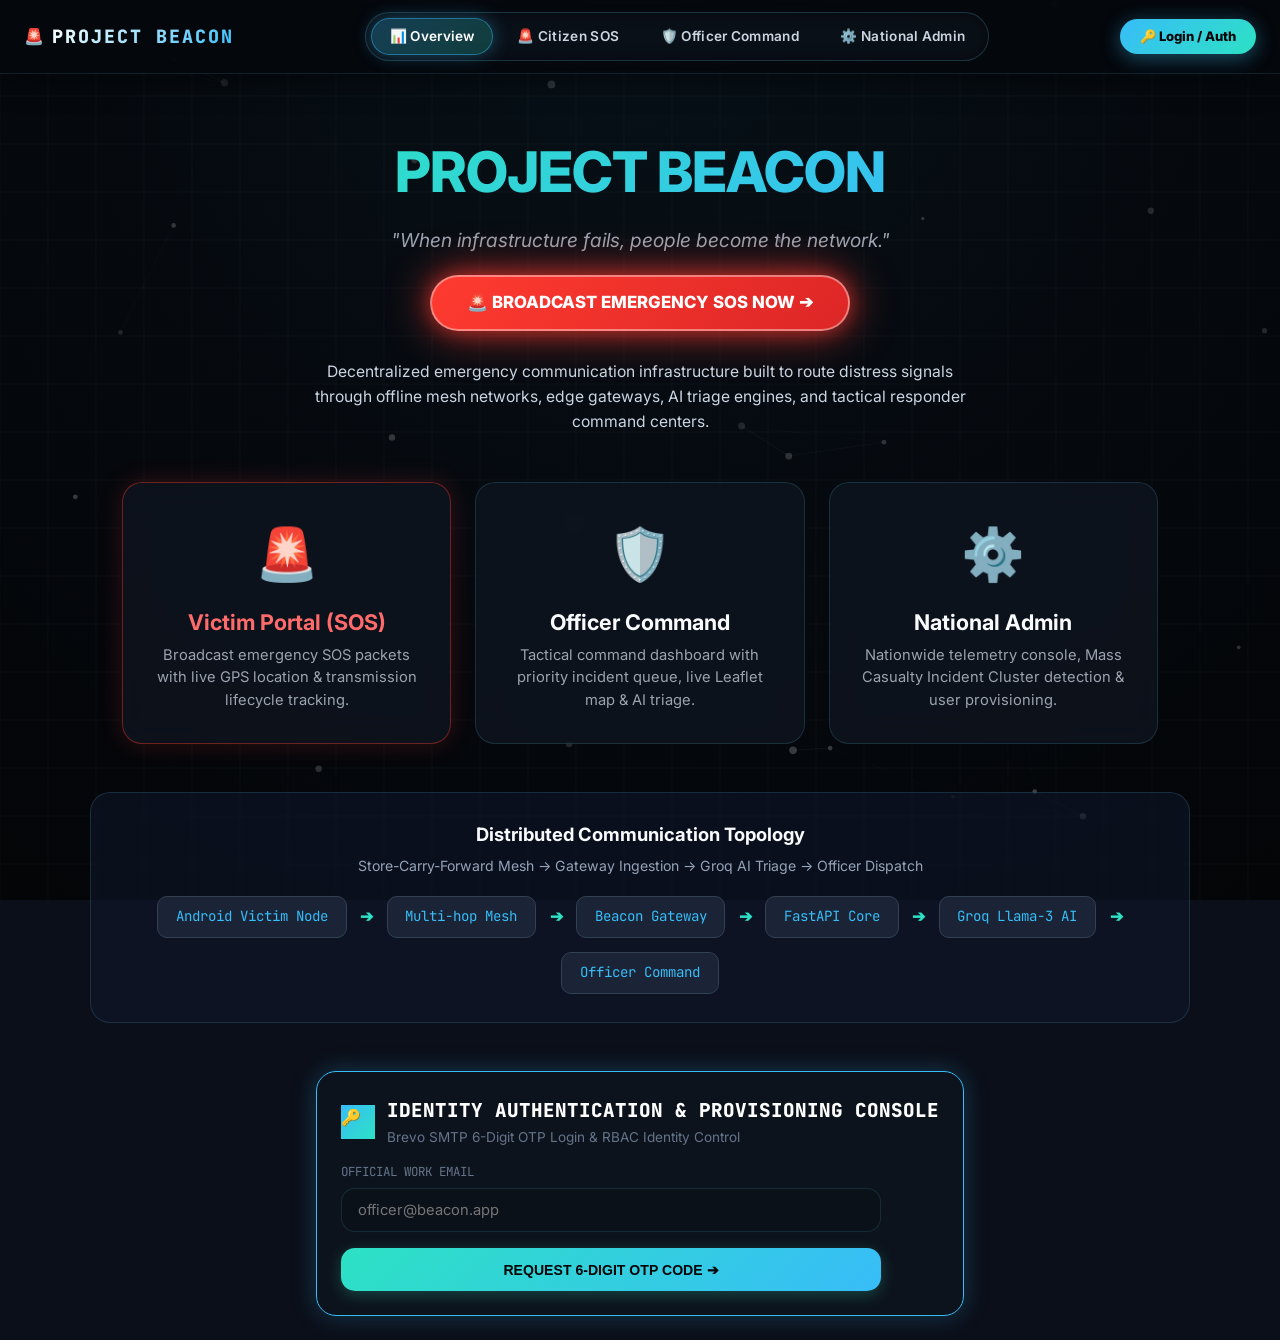
<file: frontend/index.html>
<!DOCTYPE html>
<html lang="en">
<head>
    <meta charset="UTF-8">
    <meta name="viewport" content="width=device-width, initial-scale=1.0">
    <title>Project Beacon | Emergency Communication Fabric</title>
    <link href="https://fonts.googleapis.com/css2?family=Inter:wght@300;400;500;600;700&family=JetBrains+Mono:wght@400;700&display=swap" rel="stylesheet">
    <link rel="icon" href="data:image/svg+xml,<svg xmlns='http://www.w3.org/2000/svg' viewBox='0 0 100 100'><text y='.9em' font-size='90'>🚨</text></svg>">
    <link rel="stylesheet" href="css/index.css?v=3.0">
    <style>
        body { font-family: 'Inter', sans-serif; background-color: #0b0f19; color: #f3f4f6; margin: 0; padding: 0; min-height: 100vh; display: flex; flex-direction: column; }
        .hero { text-align: center; padding: 3.5rem 1rem 1.5rem; max-width: 880px; margin: 0 auto; position: relative; z-index: 1; }
        .hero h1 { font-size: 3.5rem; font-weight: 800; background: linear-gradient(135deg, #2de1c4 0%, #38bdf8 100%); -webkit-background-clip: text; -webkit-text-fill-color: transparent; margin-bottom: 0.75rem; letter-spacing: -1px; }
        .tagline { font-size: 1.2rem; color: #9ca3af; font-style: italic; margin-bottom: 1.25rem; }
        
        .portal-grid { display: grid; grid-template-columns: repeat(auto-fit, minmax(280px, 1fr)); gap: 1.5rem; max-width: 1100px; margin: 0 auto; padding: 1.5rem 2rem; width: 90%; position: relative; z-index: 1; }
        
        .portal-card { background: rgba(15, 22, 32, 0.75); border: 1px solid rgba(100, 220, 255, 0.15); backdrop-filter: blur(16px); border-radius: 20px; padding: 2rem; text-decoration: none; color: inherit; transition: all 0.3s cubic-bezier(0.16, 1, 0.3, 1); display: flex; flex-direction: column; align-items: center; text-align: center; }
        .portal-card:hover { transform: translateY(-6px); border-color: #38bdf8; box-shadow: 0 12px 35px rgba(56, 189, 248, 0.2); }
        .portal-icon { font-size: 3.2rem; margin-bottom: 0.85rem; }
        .portal-title { font-size: 1.35rem; font-weight: 700; color: #f9fafb; margin-bottom: 0.4rem; }
        .portal-desc { font-size: 0.92rem; color: #9ca3af; line-height: 1.5; }
        
        .tech-money-shot { max-width: 1100px; margin: 1.5rem auto; padding: 1.75rem 2rem; background: rgba(15, 23, 42, 0.6); border: 1px solid rgba(100, 220, 255, 0.15); border-radius: 20px; width: 90%; text-align: center; position: relative; z-index: 1; }
        .flow-diagram { display: flex; flex-wrap: wrap; justify-content: center; align-items: center; gap: 0.85rem; margin-top: 1.25rem; font-family: 'JetBrains Mono', monospace; }
        .flow-node { background: rgba(30, 41, 59, 0.8); padding: 0.6rem 1.1rem; border-radius: 10px; border: 1px solid #334155; font-size: 0.88rem; color: #38bdf8; }
        .flow-arrow { color: #2de1c4; font-weight: bold; }
    </style>
</head>
<body>

    <!-- Enterprise Top Navigation Bar with Fancy Glassmorphic Pill Tabs -->
    <nav class="beacon-navbar">
        <a href="index.html" class="beacon-brand">
            <div class="beacon-logo-icon">🚨</div>
            <span class="beacon-brand-name">PROJECT BEACON</span>
        </a>

        <div class="beacon-nav-links">
            <a href="index.html" class="beacon-nav-item active">📊 Overview</a>
            <a href="victim.html" class="beacon-nav-item">🚨 Citizen SOS</a>
            <a href="officer.html" class="beacon-nav-item">🛡️ Officer Command</a>
            <a href="admin.html" class="beacon-nav-item">⚙️ National Admin</a>
        </div>

        <div>
            <a href="#authSection" id="navAuthBtn" class="btn-auth-blue" onclick="scrollToAuthSection()">
                🔑 Login / Auth
            </a>
        </div>
    </nav>

    <div class="hero">
        <h1>PROJECT BEACON</h1>
        <div class="tagline">"When infrastructure fails, people become the network."</div>

        <!-- Prominent Red Glowing Emergency SOS Shortcut Button -->
        <div style="margin: 1.25rem 0 1.75rem;">
            <a href="victim.html" class="btn-danger" style="padding: 0.85rem 2.2rem; font-size: 1.05rem; font-weight: 800; border-radius: 9999px; text-decoration: none; display: inline-flex; align-items: center; gap: 0.6rem; box-shadow: 0 0 45px rgba(255, 59, 48, 0.7), 0 0 20px rgba(255, 59, 48, 0.5); border: 2px solid rgba(255,255,255,0.4);">
                🚨 BROADCAST EMERGENCY SOS NOW ➔
            </a>
        </div>

        <p style="color: #cbd5e1; max-width: 680px; margin: 0 auto; line-height: 1.6; font-size: 0.98rem;">
            Decentralized emergency communication infrastructure built to route distress signals through offline mesh networks, edge gateways, AI triage engines, and tactical responder command centers.
        </p>
    </div>

    <div class="portal-grid">
        <a href="victim.html" class="portal-card" style="border-color: rgba(255,59,48,0.4); box-shadow: 0 0 25px rgba(255,59,48,0.18);">
            <div class="portal-icon">🚨</div>
            <div class="portal-title" style="color: #ff6b6b;">Victim Portal (SOS)</div>
            <div class="portal-desc">Broadcast emergency SOS packets with live GPS location & transmission lifecycle tracking.</div>
        </a>

        <a href="officer.html" class="portal-card">
            <div class="portal-icon">🛡️</div>
            <div class="portal-title">Officer Command</div>
            <div class="portal-desc">Tactical command dashboard with priority incident queue, live Leaflet map & AI triage.</div>
        </a>

        <a href="admin.html" class="portal-card">
            <div class="portal-icon">⚙️</div>
            <div class="portal-title">National Admin</div>
            <div class="portal-desc">Nationwide telemetry console, Mass Casualty Incident Cluster detection & user provisioning.</div>
        </a>
    </div>

    <div class="tech-money-shot">
        <h3 style="color: #f8fafc; margin-bottom: 0.4rem; font-size: 1.15rem;">Distributed Communication Topology</h3>
        <p style="color: #94a3b8; font-size: 0.88rem;">Store-Carry-Forward Mesh → Gateway Ingestion → Groq AI Triage → Officer Dispatch</p>
        <div class="flow-diagram">
            <div class="flow-node">Android Victim Node</div>
            <div class="flow-arrow">➔</div>
            <div class="flow-node">Multi-hop Mesh</div>
            <div class="flow-arrow">➔</div>
            <div class="flow-node">Beacon Gateway</div>
            <div class="flow-arrow">➔</div>
            <div class="flow-node">FastAPI Core</div>
            <div class="flow-arrow">➔</div>
            <div class="flow-node">Groq Llama-3 AI</div>
            <div class="flow-arrow">➔</div>
            <div class="flow-node">Officer Command</div>
        </div>
    </div>

    <!-- Dedicated Bottom Authentication Console -->
    <div class="app-container" style="padding-top: 0;">
        <div id="authSection" class="glass-panel" style="margin-top: 1.5rem; border-color: var(--color-cyan); box-shadow: var(--glow-medium);">
            <div style="display: flex; align-items: center; gap: 0.75rem; margin-bottom: 1rem;">
                <div class="beacon-logo-icon" style="width: 34px; height: 34px; font-size: 1rem; background: linear-gradient(135deg, var(--color-cyan), var(--color-green));">🔑</div>
                <div>
                    <h3 style="font-size: 1.2rem; font-weight: 800; font-family: var(--font-mono); color: var(--text-primary); margin: 0;">
                        IDENTITY AUTHENTICATION & PROVISIONING CONSOLE
                    </h3>
                    <p style="color: var(--text-muted); font-size: 0.85rem; margin-top: 2px;">
                        Brevo SMTP 6-Digit OTP Login & RBAC Identity Control
                    </p>
                </div>
            </div>

            <!-- STEP 1: Email Form -->
            <div id="authBottomStepEmail" style="max-width: 540px;">
                <div style="margin-bottom: 1rem;">
                    <label style="display: block; font-size: 0.78rem; font-family: var(--font-mono); color: var(--text-muted); margin-bottom: 0.4rem; text-transform: uppercase;">
                        OFFICIAL WORK EMAIL
                    </label>
                    <input type="email" id="authBottomEmailInput" class="beacon-input" placeholder="officer@beacon.app" />
                </div>

                <button id="btnBottomSendOtp" onclick="handleBottomSendOtp()" class="btn-primary" style="padding: 0.85rem 1.5rem; width: 100%;">
                    REQUEST 6-DIGIT OTP CODE ➔
                </button>
                <div id="authBottomEmailMsg" style="font-size: 0.82rem; text-align: center; margin-top: 0.85rem; color: var(--color-cyan); display: none;"></div>
            </div>

            <!-- STEP 2: 6-Digit OTP Grid -->
            <div id="authBottomStepOtp" style="max-width: 540px; display: none;">
                <p style="color: var(--text-secondary); font-size: 0.88rem; margin-bottom: 0.5rem;">
                    Enter 6-digit verification code sent to <strong id="authBottomTargetEmail" style="color: var(--color-cyan);"></strong>.
                </p>
                <p style="font-family: var(--font-mono); font-size: 0.78rem; color: var(--color-orange); margin-bottom: 1rem;">
                    ⏱️ CODE EXPIRES IN: <span id="authBottomTimer">05:00</span>
                </p>

                <div class="otp-box-grid">
                    <input type="text" maxlength="1" class="otp-digit-input-bottom" data-index="0" />
                    <input type="text" maxlength="1" class="otp-digit-input-bottom" data-index="1" />
                    <input type="text" maxlength="1" class="otp-digit-input-bottom" data-index="2" />
                    <input type="text" maxlength="1" class="otp-digit-input-bottom" data-index="3" />
                    <input type="text" maxlength="1" class="otp-digit-input-bottom" data-index="4" />
                    <input type="text" maxlength="1" class="otp-digit-input-bottom" data-index="5" />
                </div>

                <button id="btnBottomVerifyOtp" onclick="handleBottomVerifyOtp()" class="btn-primary" style="padding: 0.85rem 1.5rem; width: 100%;">
                    VERIFY & AUTHENTICATE ➔
                </button>
                <div id="authBottomOtpMsg" style="font-size: 0.82rem; text-align: center; margin-top: 0.85rem; color: var(--color-red); display: none;"></div>
            </div>
        </div>
    </div>

    <script src="js/mesh-bg.js?v=3.0"></script>
    <script src="js/auth-modal.js?v=3.0"></script>
    </body>
</html>
</file>
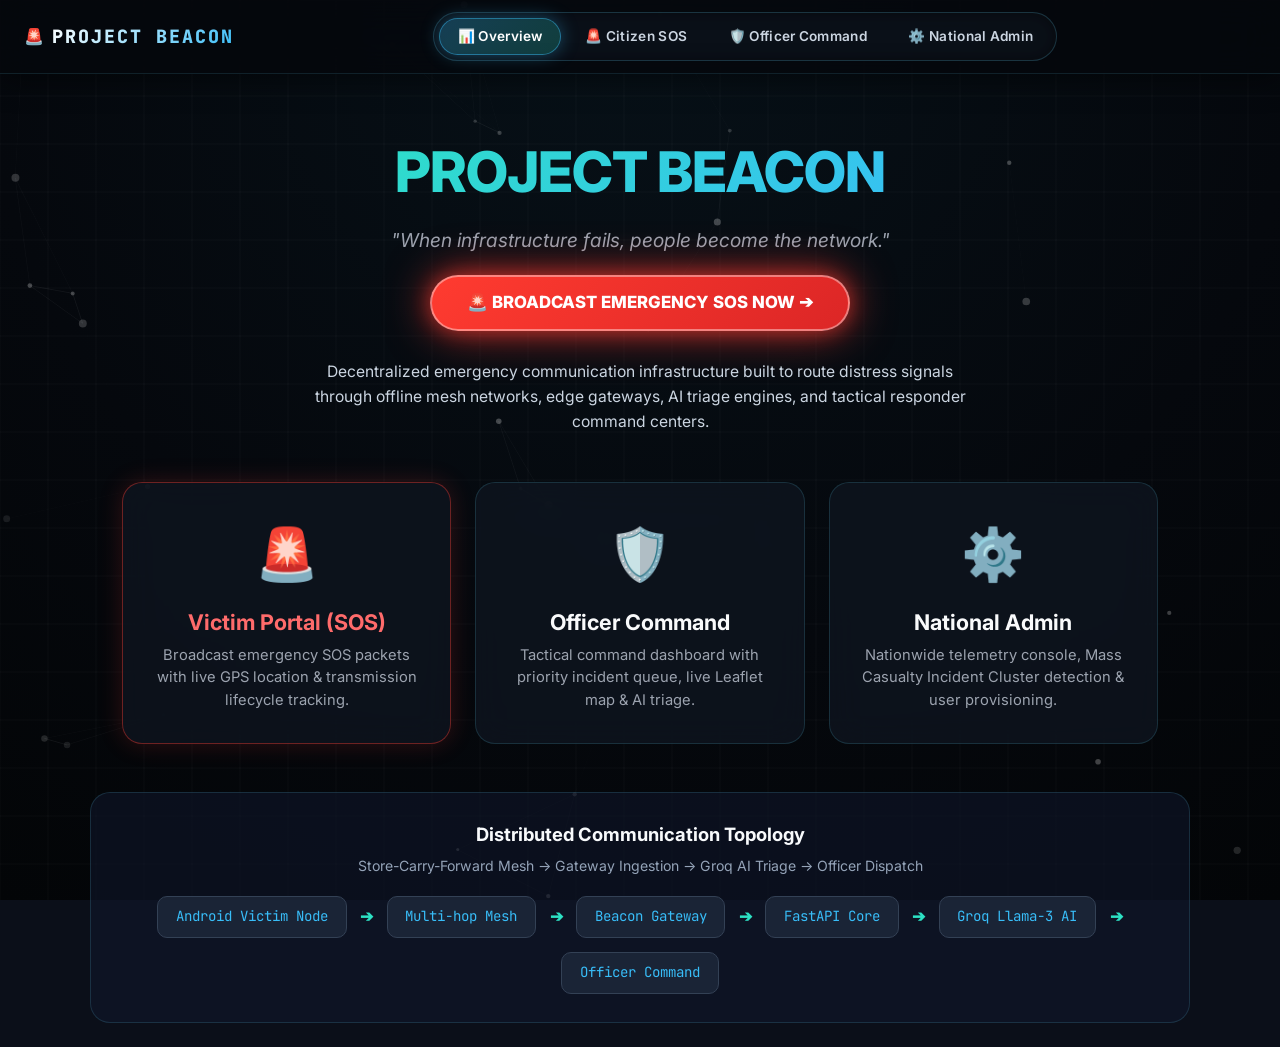
<file: static/index.html>
<!DOCTYPE html>
<html lang="en">
<head>
    <meta charset="UTF-8">
    <meta name="viewport" content="width=device-width, initial-scale=1.0">
    <title>Project Beacon | Emergency Communication Fabric</title>
    <link href="https://fonts.googleapis.com/css2?family=Inter:wght@300;400;500;600;700&family=JetBrains+Mono:wght@400;700&display=swap" rel="stylesheet">
    <link rel="icon" href="data:image/svg+xml,<svg xmlns='http://www.w3.org/2000/svg' viewBox='0 0 100 100'><text y='.9em' font-size='90'>🚨</text></svg>">
    <link rel="stylesheet" href="/static/css/index.css?v=3.0">
    <style>
        body { font-family: 'Inter', sans-serif; background-color: #0b0f19; color: #f3f4f6; margin: 0; padding: 0; min-height: 100vh; display: flex; flex-direction: column; }
        .hero { text-align: center; padding: 3.5rem 1rem 1.5rem; max-width: 880px; margin: 0 auto; position: relative; z-index: 1; }
        .hero h1 { font-size: 3.5rem; font-weight: 800; background: linear-gradient(135deg, #2de1c4 0%, #38bdf8 100%); -webkit-background-clip: text; -webkit-text-fill-color: transparent; margin-bottom: 0.75rem; letter-spacing: -1px; }
        .tagline { font-size: 1.2rem; color: #9ca3af; font-style: italic; margin-bottom: 1.25rem; }
        
        .portal-grid { display: grid; grid-template-columns: repeat(auto-fit, minmax(280px, 1fr)); gap: 1.5rem; max-width: 1100px; margin: 0 auto; padding: 1.5rem 2rem; width: 90%; position: relative; z-index: 1; }
        
        .portal-card { background: rgba(15, 22, 32, 0.75); border: 1px solid rgba(100, 220, 255, 0.15); backdrop-filter: blur(16px); border-radius: 20px; padding: 2rem; text-decoration: none; color: inherit; transition: all 0.3s cubic-bezier(0.16, 1, 0.3, 1); display: flex; flex-direction: column; align-items: center; text-align: center; }
        .portal-card:hover { transform: translateY(-6px); border-color: #38bdf8; box-shadow: 0 12px 35px rgba(56, 189, 248, 0.2); }
        .portal-icon { font-size: 3.2rem; margin-bottom: 0.85rem; }
        .portal-title { font-size: 1.35rem; font-weight: 700; color: #f9fafb; margin-bottom: 0.4rem; }
        .portal-desc { font-size: 0.92rem; color: #9ca3af; line-height: 1.5; }
        
        .tech-money-shot { max-width: 1100px; margin: 1.5rem auto; padding: 1.75rem 2rem; background: rgba(15, 23, 42, 0.6); border: 1px solid rgba(100, 220, 255, 0.15); border-radius: 20px; width: 90%; text-align: center; position: relative; z-index: 1; }
        .flow-diagram { display: flex; flex-wrap: wrap; justify-content: center; align-items: center; gap: 0.85rem; margin-top: 1.25rem; font-family: 'JetBrains Mono', monospace; }
        .flow-node { background: rgba(30, 41, 59, 0.8); padding: 0.6rem 1.1rem; border-radius: 10px; border: 1px solid #334155; font-size: 0.88rem; color: #38bdf8; }
        .flow-arrow { color: #2de1c4; font-weight: bold; }
    </style>
</head>
<body>

    <!-- Enterprise Top Navigation Bar with Fancy Glassmorphic Pill Tabs -->
    <nav class="beacon-navbar">
        <a href="index.html" class="beacon-brand">
            <div class="beacon-logo-icon">🚨</div>
            <span class="beacon-brand-name">PROJECT BEACON</span>
        </a>

        <div class="beacon-nav-links">
            <a href="index.html" class="beacon-nav-item active">📊 Overview</a>
            <a href="victim.html" class="beacon-nav-item">🚨 Citizen SOS</a>
            <a href="officer.html" class="beacon-nav-item">🛡️ Officer Command</a>
            <a href="admin.html" class="beacon-nav-item">⚙️ National Admin</a>
        </div>

        <div>

        </div>
    </nav>

    <div class="hero">
        <h1>PROJECT BEACON</h1>
        <div class="tagline">"When infrastructure fails, people become the network."</div>

        <!-- Prominent Red Glowing Emergency SOS Shortcut Button -->
        <div style="margin: 1.25rem 0 1.75rem;">
            <a href="victim.html" class="btn-danger" style="padding: 0.85rem 2.2rem; font-size: 1.05rem; font-weight: 800; border-radius: 9999px; text-decoration: none; display: inline-flex; align-items: center; gap: 0.6rem; box-shadow: 0 0 45px rgba(255, 59, 48, 0.7), 0 0 20px rgba(255, 59, 48, 0.5); border: 2px solid rgba(255,255,255,0.4);">
                🚨 BROADCAST EMERGENCY SOS NOW ➔
            </a>
        </div>

        <p style="color: #cbd5e1; max-width: 680px; margin: 0 auto; line-height: 1.6; font-size: 0.98rem;">
            Decentralized emergency communication infrastructure built to route distress signals through offline mesh networks, edge gateways, AI triage engines, and tactical responder command centers.
        </p>
    </div>

    <div class="portal-grid">
        <a href="victim.html" class="portal-card" style="border-color: rgba(255,59,48,0.4); box-shadow: 0 0 25px rgba(255,59,48,0.18);">
            <div class="portal-icon">🚨</div>
            <div class="portal-title" style="color: #ff6b6b;">Victim Portal (SOS)</div>
            <div class="portal-desc">Broadcast emergency SOS packets with live GPS location & transmission lifecycle tracking.</div>
        </a>

        <a href="officer.html" class="portal-card">
            <div class="portal-icon">🛡️</div>
            <div class="portal-title">Officer Command</div>
            <div class="portal-desc">Tactical command dashboard with priority incident queue, live Leaflet map & AI triage.</div>
        </a>

        <a href="admin.html" class="portal-card">
            <div class="portal-icon">⚙️</div>
            <div class="portal-title">National Admin</div>
            <div class="portal-desc">Nationwide telemetry console, Mass Casualty Incident Cluster detection & user provisioning.</div>
        </a>
    </div>

    <div class="tech-money-shot">
        <h3 style="color: #f8fafc; margin-bottom: 0.4rem; font-size: 1.15rem;">Distributed Communication Topology</h3>
        <p style="color: #94a3b8; font-size: 0.88rem;">Store-Carry-Forward Mesh → Gateway Ingestion → Groq AI Triage → Officer Dispatch</p>
        <div class="flow-diagram">
            <div class="flow-node">Android Victim Node</div>
            <div class="flow-arrow">➔</div>
            <div class="flow-node">Multi-hop Mesh</div>
            <div class="flow-arrow">➔</div>
            <div class="flow-node">Beacon Gateway</div>
            <div class="flow-arrow">➔</div>
            <div class="flow-node">FastAPI Core</div>
            <div class="flow-arrow">➔</div>
            <div class="flow-node">Groq Llama-3 AI</div>
            <div class="flow-arrow">➔</div>
            <div class="flow-node">Officer Command</div>
        </div>
    </div>

    <script src="/static/js/mesh-bg.js?v=3.0"></script>
    </body>
</html>
</file>
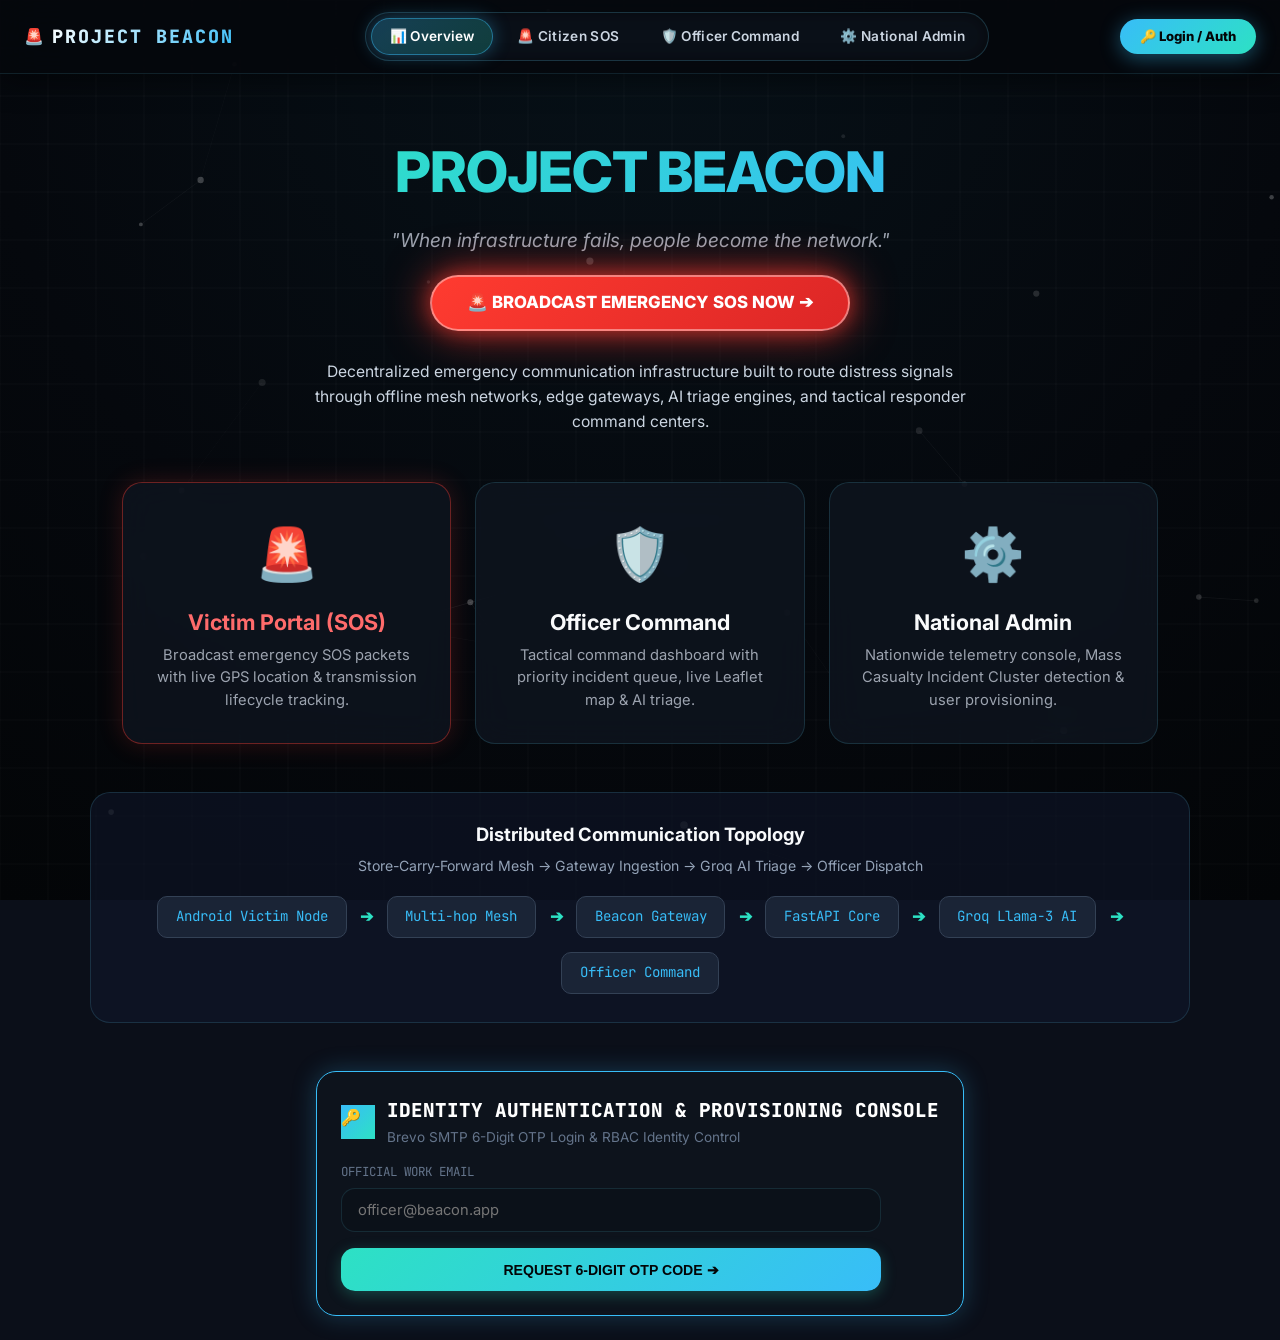
<file: frontend/landing.html>
<!DOCTYPE html>
<html lang="en">
<head>
    <meta charset="UTF-8">
    <meta name="viewport" content="width=device-width, initial-scale=1.0">
    <title>Project Beacon | Emergency Communication Fabric</title>
    <link href="https://fonts.googleapis.com/css2?family=Inter:wght@300;400;500;600;700&family=JetBrains+Mono:wght@400;700&display=swap" rel="stylesheet">
    <link rel="icon" href="data:image/svg+xml,<svg xmlns='http://www.w3.org/2000/svg' viewBox='0 0 100 100'><text y='.9em' font-size='90'>🚨</text></svg>">
    <link rel="stylesheet" href="css/index.css?v=3.0">
    <style>
        body { font-family: 'Inter', sans-serif; background-color: #0b0f19; color: #f3f4f6; margin: 0; padding: 0; min-height: 100vh; display: flex; flex-direction: column; }
        .hero { text-align: center; padding: 3.5rem 1rem 1.5rem; max-width: 880px; margin: 0 auto; position: relative; z-index: 1; }
        .hero h1 { font-size: 3.5rem; font-weight: 800; background: linear-gradient(135deg, #2de1c4 0%, #38bdf8 100%); -webkit-background-clip: text; -webkit-text-fill-color: transparent; margin-bottom: 0.75rem; letter-spacing: -1px; }
        .tagline { font-size: 1.2rem; color: #9ca3af; font-style: italic; margin-bottom: 1.25rem; }
        
        .portal-grid { display: grid; grid-template-columns: repeat(auto-fit, minmax(280px, 1fr)); gap: 1.5rem; max-width: 1100px; margin: 0 auto; padding: 1.5rem 2rem; width: 90%; position: relative; z-index: 1; }
        
        .portal-card { background: rgba(15, 22, 32, 0.75); border: 1px solid rgba(100, 220, 255, 0.15); backdrop-filter: blur(16px); border-radius: 20px; padding: 2rem; text-decoration: none; color: inherit; transition: all 0.3s cubic-bezier(0.16, 1, 0.3, 1); display: flex; flex-direction: column; align-items: center; text-align: center; }
        .portal-card:hover { transform: translateY(-6px); border-color: #38bdf8; box-shadow: 0 12px 35px rgba(56, 189, 248, 0.2); }
        .portal-icon { font-size: 3.2rem; margin-bottom: 0.85rem; }
        .portal-title { font-size: 1.35rem; font-weight: 700; color: #f9fafb; margin-bottom: 0.4rem; }
        .portal-desc { font-size: 0.92rem; color: #9ca3af; line-height: 1.5; }
        
        .tech-money-shot { max-width: 1100px; margin: 1.5rem auto; padding: 1.75rem 2rem; background: rgba(15, 23, 42, 0.6); border: 1px solid rgba(100, 220, 255, 0.15); border-radius: 20px; width: 90%; text-align: center; position: relative; z-index: 1; }
        .flow-diagram { display: flex; flex-wrap: wrap; justify-content: center; align-items: center; gap: 0.85rem; margin-top: 1.25rem; font-family: 'JetBrains Mono', monospace; }
        .flow-node { background: rgba(30, 41, 59, 0.8); padding: 0.6rem 1.1rem; border-radius: 10px; border: 1px solid #334155; font-size: 0.88rem; color: #38bdf8; }
        .flow-arrow { color: #2de1c4; font-weight: bold; }
    </style>
    </head>
<body>

    <!-- Enterprise Top Navigation Bar with Fancy Glassmorphic Pill Tabs -->
    <nav class="beacon-navbar">
        <a href="landing.html" class="beacon-brand">
            <div class="beacon-logo-icon">🚨</div>
            <span class="beacon-brand-name">PROJECT BEACON</span>
        </a>

        <div class="beacon-nav-links">
            <a href="landing.html" class="beacon-nav-item active">📊 Overview</a>
            <a href="victim.html" class="beacon-nav-item">🚨 Citizen SOS</a>
            <a href="officer.html" class="beacon-nav-item">🛡️ Officer Command</a>
            <a href="admin.html" class="beacon-nav-item">⚙️ National Admin</a>
        </div>

        <div>
            <a href="#authSection" id="navAuthBtn" class="btn-auth-blue" onclick="scrollToAuthSection()">
                🔑 Login / Auth
            </a>
        </div>
    </nav>

    <div class="hero">
        <h1>PROJECT BEACON</h1>
        <div class="tagline">"When infrastructure fails, people become the network."</div>

        <!-- Prominent Red Glowing Emergency SOS Shortcut Button -->
        <div style="margin: 1.25rem 0 1.75rem;">
            <a href="victim.html" class="btn-danger" style="padding: 0.85rem 2.2rem; font-size: 1.05rem; font-weight: 800; border-radius: 9999px; text-decoration: none; display: inline-flex; align-items: center; gap: 0.6rem; box-shadow: 0 0 45px rgba(255, 59, 48, 0.7), 0 0 20px rgba(255, 59, 48, 0.5); border: 2px solid rgba(255,255,255,0.4);">
                🚨 BROADCAST EMERGENCY SOS NOW ➔
            </a>
        </div>

        <p style="color: #cbd5e1; max-width: 680px; margin: 0 auto; line-height: 1.6; font-size: 0.98rem;">
            Decentralized emergency communication infrastructure built to route distress signals through offline mesh networks, edge gateways, AI triage engines, and tactical responder command centers.
        </p>
    </div>

    <div class="portal-grid">
        <a href="victim.html" class="portal-card" style="border-color: rgba(255,59,48,0.4); box-shadow: 0 0 25px rgba(255,59,48,0.18);">
            <div class="portal-icon">🚨</div>
            <div class="portal-title" style="color: #ff6b6b;">Victim Portal (SOS)</div>
            <div class="portal-desc">Broadcast emergency SOS packets with live GPS location & transmission lifecycle tracking.</div>
        </a>

        <a href="officer.html" class="portal-card">
            <div class="portal-icon">🛡️</div>
            <div class="portal-title">Officer Command</div>
            <div class="portal-desc">Tactical command dashboard with priority incident queue, live Leaflet map & AI triage.</div>
        </a>

        <a href="admin.html" class="portal-card">
            <div class="portal-icon">⚙️</div>
            <div class="portal-title">National Admin</div>
            <div class="portal-desc">Nationwide telemetry console, Mass Casualty Incident Cluster detection & user provisioning.</div>
        </a>
    </div>

    <div class="tech-money-shot">
        <h3 style="color: #f8fafc; margin-bottom: 0.4rem; font-size: 1.15rem;">Distributed Communication Topology</h3>
        <p style="color: #94a3b8; font-size: 0.88rem;">Store-Carry-Forward Mesh → Gateway Ingestion → Groq AI Triage → Officer Dispatch</p>
        <div class="flow-diagram">
            <div class="flow-node">Android Victim Node</div>
            <div class="flow-arrow">➔</div>
            <div class="flow-node">Multi-hop Mesh</div>
            <div class="flow-arrow">➔</div>
            <div class="flow-node">Beacon Gateway</div>
            <div class="flow-arrow">➔</div>
            <div class="flow-node">FastAPI Core</div>
            <div class="flow-arrow">➔</div>
            <div class="flow-node">Groq Llama-3 AI</div>
            <div class="flow-arrow">➔</div>
            <div class="flow-node">Officer Command</div>
        </div>
    </div>

    <!-- Dedicated Bottom Authentication Console -->
    <div class="app-container" style="padding-top: 0;">
        <div id="authSection" class="glass-panel" style="margin-top: 1.5rem; border-color: var(--color-cyan); box-shadow: var(--glow-medium);">
            <div style="display: flex; align-items: center; gap: 0.75rem; margin-bottom: 1rem;">
                <div class="beacon-logo-icon" style="width: 34px; height: 34px; font-size: 1rem; background: linear-gradient(135deg, var(--color-cyan), var(--color-green));">🔑</div>
                <div>
                    <h3 style="font-size: 1.2rem; font-weight: 800; font-family: var(--font-mono); color: var(--text-primary); margin: 0;">
                        IDENTITY AUTHENTICATION & PROVISIONING CONSOLE
                    </h3>
                    <p style="color: var(--text-muted); font-size: 0.85rem; margin-top: 2px;">
                        Brevo SMTP 6-Digit OTP Login & RBAC Identity Control
                    </p>
                </div>
            </div>

            <!-- STEP 1: Email Form -->
            <div id="authBottomStepEmail" style="max-width: 540px;">
                <div style="margin-bottom: 1rem;">
                    <label style="display: block; font-size: 0.78rem; font-family: var(--font-mono); color: var(--text-muted); margin-bottom: 0.4rem; text-transform: uppercase;">
                        OFFICIAL WORK EMAIL
                    </label>
                    <input type="email" id="authBottomEmailInput" class="beacon-input" placeholder="officer@beacon.app" />
                </div>

                <button id="btnBottomSendOtp" onclick="handleBottomSendOtp()" class="btn-primary" style="padding: 0.85rem 1.5rem; width: 100%;">
                    REQUEST 6-DIGIT OTP CODE ➔
                </button>
                <div id="authBottomEmailMsg" style="font-size: 0.82rem; text-align: center; margin-top: 0.85rem; color: var(--color-cyan); display: none;"></div>
            </div>

            <!-- STEP 2: 6-Digit OTP Grid -->
            <div id="authBottomStepOtp" style="max-width: 540px; display: none;">
                <p style="color: var(--text-secondary); font-size: 0.88rem; margin-bottom: 0.5rem;">
                    Enter 6-digit verification code sent to <strong id="authBottomTargetEmail" style="color: var(--color-cyan);"></strong>.
                </p>
                <p style="font-family: var(--font-mono); font-size: 0.78rem; color: var(--color-orange); margin-bottom: 1rem;">
                    ⏱️ CODE EXPIRES IN: <span id="authBottomTimer">05:00</span>
                </p>

                <div class="otp-box-grid">
                    <input type="text" maxlength="1" class="otp-digit-input-bottom" data-index="0" />
                    <input type="text" maxlength="1" class="otp-digit-input-bottom" data-index="1" />
                    <input type="text" maxlength="1" class="otp-digit-input-bottom" data-index="2" />
                    <input type="text" maxlength="1" class="otp-digit-input-bottom" data-index="3" />
                    <input type="text" maxlength="1" class="otp-digit-input-bottom" data-index="4" />
                    <input type="text" maxlength="1" class="otp-digit-input-bottom" data-index="5" />
                </div>

                <button id="btnBottomVerifyOtp" onclick="handleBottomVerifyOtp()" class="btn-primary" style="padding: 0.85rem 1.5rem; width: 100%;">
                    VERIFY & AUTHENTICATE ➔
                </button>
                <div id="authBottomOtpMsg" style="font-size: 0.82rem; text-align: center; margin-top: 0.85rem; color: var(--color-red); display: none;"></div>
            </div>
        </div>
    </div>

    <script src="js/mesh-bg.js?v=3.0"></script>
    <script src="js/auth-modal.js?v=3.0"></script>
    </body>
</html>
</file>
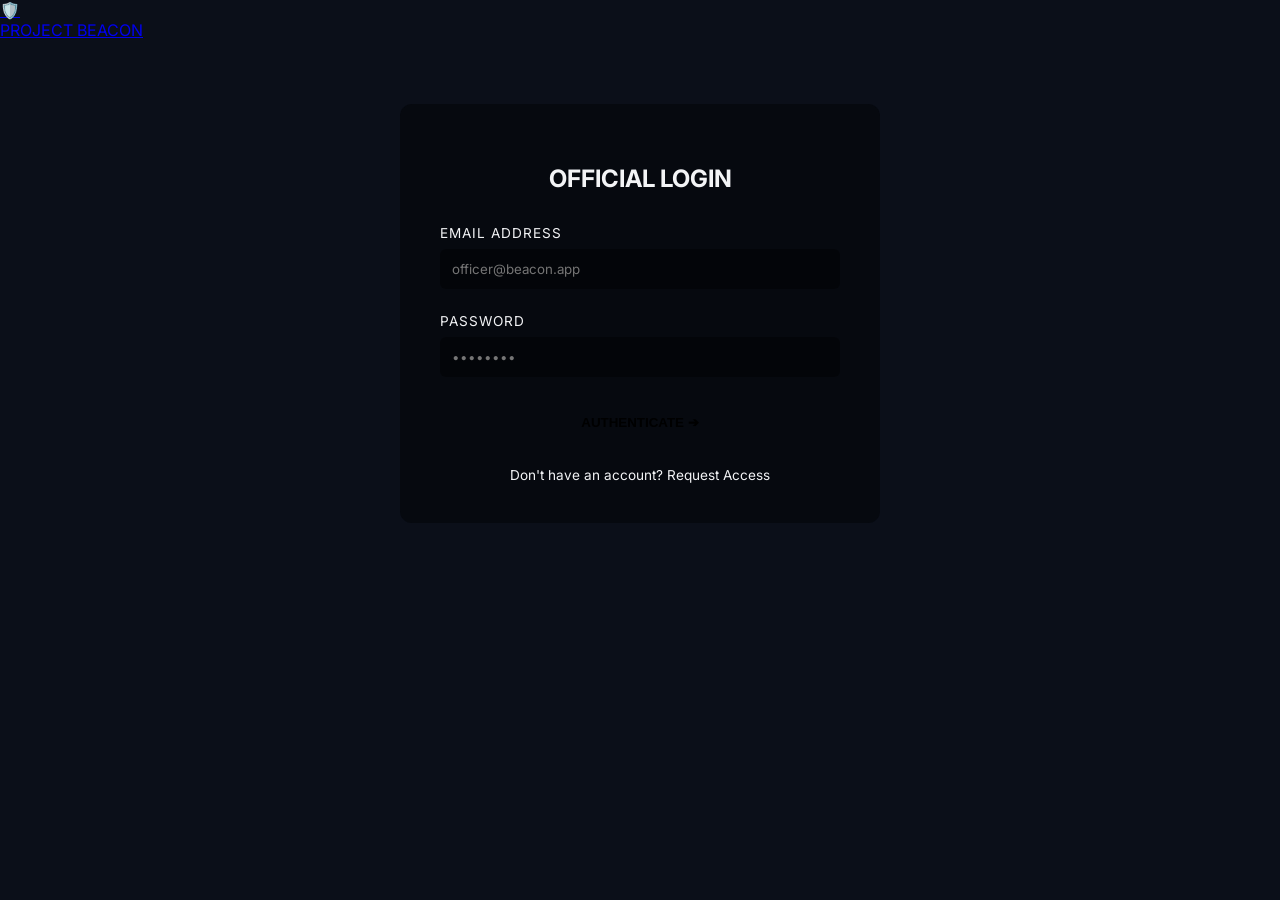
<file: frontend/login.html>
<!DOCTYPE html>
<html lang="en">
<head>
    <meta charset="UTF-8">
    <meta name="viewport" content="width=device-width, initial-scale=1.0">
    <title>Project Beacon | Secure Login</title>
    <link href="https://fonts.googleapis.com/css2?family=Inter:wght@300;400;500;600;700&family=JetBrains+Mono:wght@400;700&display=swap" rel="stylesheet">
    <link rel="icon" href="data:image/svg+xml,<svg xmlns='http://www.w3.org/2000/svg' viewBox='0 0 100 100'><text y='.9em' font-size='90'>🔑</text></svg>">
    <style>
        body { font-family: 'Inter', sans-serif; background-color: #0b0f19; color: #f3f4f6; margin: 0; padding: 0; min-height: 100vh; display: flex; flex-direction: column; }
        .auth-container { max-width: 400px; margin: 4rem auto; background: rgba(5, 8, 12, 0.7); backdrop-filter: blur(10px); padding: 2.5rem; border-radius: 12px; border: 1px solid var(--border-subtle); box-shadow: var(--glow-medium); }
        .auth-container h2 { text-align: center; color: var(--text-primary); font-family: var(--font-mono); margin-bottom: 2rem; }
        .auth-form-group { margin-bottom: 1.5rem; }
        .auth-form-group label { display: block; margin-bottom: 0.5rem; font-size: 0.85rem; color: var(--text-secondary); text-transform: uppercase; letter-spacing: 1px; }
        .auth-form-group input { width: 100%; box-sizing: border-box; padding: 0.75rem; background: rgba(0, 0, 0, 0.4); border: 1px solid var(--border-subtle); border-radius: 6px; color: var(--text-primary); font-family: var(--font-mono); }
        .auth-form-group input:focus { outline: none; border-color: var(--color-cyan); box-shadow: 0 0 0 2px rgba(45, 225, 196, 0.2); }
        .auth-btn { width: 100%; padding: 0.85rem; background: linear-gradient(135deg, var(--color-cyan), var(--color-green)); border: none; border-radius: 6px; color: #000; font-weight: 700; cursor: pointer; transition: opacity 0.2s; }
        .auth-btn:hover { opacity: 0.9; }
        .auth-link { text-align: center; margin-top: 1.5rem; font-size: 0.85rem; }
        .auth-link a { color: var(--color-cyan); text-decoration: none; }
        .auth-link a:hover { text-decoration: underline; }
        #loginMsg { margin-top: 1rem; text-align: center; font-size: 0.85rem; }
        .error { color: var(--color-red); }
        .success { color: var(--color-green); }
    </style>
</head>
<body>
    <nav class="beacon-navbar">
        <a href="landing.html" class="beacon-brand">
            <div class="beacon-logo-icon">🛡️</div>
            <span class="beacon-brand-name">PROJECT BEACON</span>
        </a>
    </nav>

    <div class="app-container" style="flex: 1;">
        <div class="auth-container">
            <h2>OFFICIAL LOGIN</h2>
            <div class="auth-form-group">
                <label>Email Address</label>
                <input type="email" id="loginEmail" placeholder="officer@beacon.app" required>
            </div>
            <div class="auth-form-group">
                <label>Password</label>
                <input type="password" id="loginPassword" placeholder="••••••••" required>
            </div>
            <button class="auth-btn" onclick="handleLogin()">AUTHENTICATE ➔</button>
            <div id="loginMsg"></div>
            
            <div class="auth-link">
                Don't have an account? <a href="signup.html">Request Access</a>
            </div>
        </div>
    </div>

    <script>
        async function handleLogin() {
            const email = document.getElementById('loginEmail').value;
            const password = document.getElementById('loginPassword').value;
            const msgDiv = document.getElementById('loginMsg');
            
            if (!email || !password) {
                msgDiv.className = 'error';
                msgDiv.innerText = 'Email and password are required.';
                return;
            }
            
            try {
                const res = await fetch('/api/v1/auth/login', {
                    method: 'POST',
                    headers: { 'Content-Type': 'application/json' },
                    body: JSON.stringify({ email, password })
                });
                
                const data = await res.json();
                
                if (res.ok) {
                    msgDiv.className = 'success';
                    msgDiv.innerText = 'Authentication successful. Redirecting...';
                    localStorage.setItem('beacon_token', data.access_token);
                    
                    // Route based on role
                    setTimeout(() => {
                        if (data.user.role === 'ADMIN') window.location.href = 'admin.html';
                        else if (data.user.role === 'OFFICER') window.location.href = 'officer.html';
                        else window.location.href = 'victim.html';
                    }, 1000);
                } else {
                    msgDiv.className = 'error';
                    msgDiv.innerText = data.detail || 'Login failed.';
                }
            } catch (err) {
                msgDiv.className = 'error';
                msgDiv.innerText = 'Network error occurred.';
            }
        }
    </script>
</body>
</html>
</file>
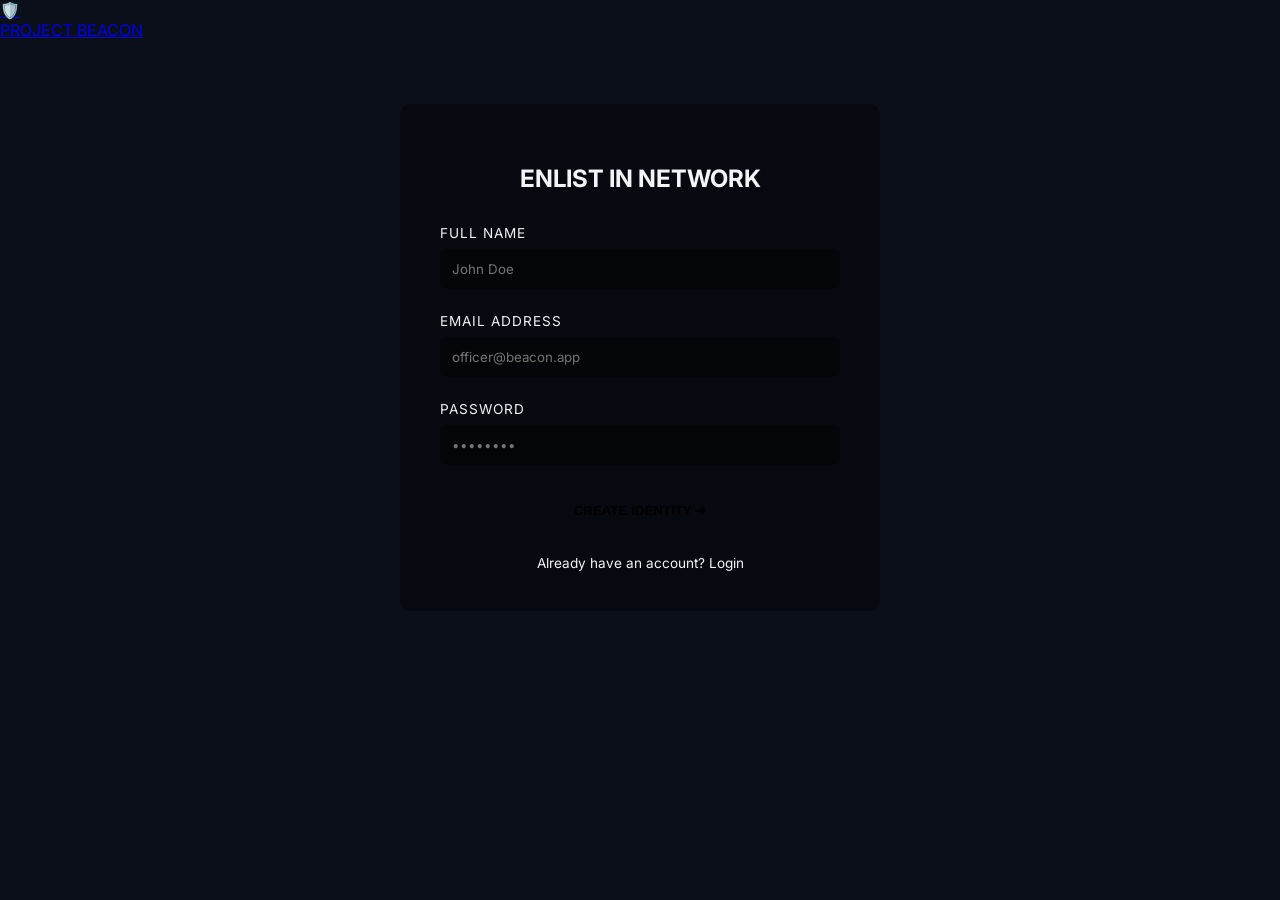
<file: frontend/signup.html>
<!DOCTYPE html>
<html lang="en">
<head>
    <meta charset="UTF-8">
    <meta name="viewport" content="width=device-width, initial-scale=1.0">
    <title>Project Beacon | Enlist</title>
    <link href="https://fonts.googleapis.com/css2?family=Inter:wght@300;400;500;600;700&family=JetBrains+Mono:wght@400;700&display=swap" rel="stylesheet">
    <link rel="icon" href="data:image/svg+xml,<svg xmlns='http://www.w3.org/2000/svg' viewBox='0 0 100 100'><text y='.9em' font-size='90'>🛡️</text></svg>">
    <style>
        body { font-family: 'Inter', sans-serif; background-color: #0b0f19; color: #f3f4f6; margin: 0; padding: 0; min-height: 100vh; display: flex; flex-direction: column; }
        .auth-container { max-width: 400px; margin: 4rem auto; background: rgba(5, 8, 12, 0.7); backdrop-filter: blur(10px); padding: 2.5rem; border-radius: 12px; border: 1px solid var(--border-subtle); box-shadow: var(--glow-medium); }
        .auth-container h2 { text-align: center; color: var(--text-primary); font-family: var(--font-mono); margin-bottom: 2rem; }
        .auth-form-group { margin-bottom: 1.5rem; }
        .auth-form-group label { display: block; margin-bottom: 0.5rem; font-size: 0.85rem; color: var(--text-secondary); text-transform: uppercase; letter-spacing: 1px; }
        .auth-form-group input { width: 100%; box-sizing: border-box; padding: 0.75rem; background: rgba(0, 0, 0, 0.4); border: 1px solid var(--border-subtle); border-radius: 6px; color: var(--text-primary); font-family: var(--font-mono); }
        .auth-form-group input:focus { outline: none; border-color: var(--color-cyan); box-shadow: 0 0 0 2px rgba(45, 225, 196, 0.2); }
        .auth-btn { width: 100%; padding: 0.85rem; background: linear-gradient(135deg, var(--color-cyan), var(--color-green)); border: none; border-radius: 6px; color: #000; font-weight: 700; cursor: pointer; transition: opacity 0.2s; }
        .auth-btn:hover { opacity: 0.9; }
        .auth-link { text-align: center; margin-top: 1.5rem; font-size: 0.85rem; }
        .auth-link a { color: var(--color-cyan); text-decoration: none; }
        .auth-link a:hover { text-decoration: underline; }
        #signupMsg { margin-top: 1rem; text-align: center; font-size: 0.85rem; }
        .error { color: var(--color-red); }
        .success { color: var(--color-green); }
    </style>
</head>
<body>
    <nav class="beacon-navbar">
        <a href="landing.html" class="beacon-brand">
            <div class="beacon-logo-icon">🛡️</div>
            <span class="beacon-brand-name">PROJECT BEACON</span>
        </a>
    </nav>

    <div class="app-container" style="flex: 1;">
        <div class="auth-container">
            <h2>ENLIST IN NETWORK</h2>
            <div class="auth-form-group">
                <label>Full Name</label>
                <input type="text" id="signupName" placeholder="John Doe" required>
            </div>
            <div class="auth-form-group">
                <label>Email Address</label>
                <input type="email" id="signupEmail" placeholder="officer@beacon.app" required>
            </div>
            <div class="auth-form-group">
                <label>Password</label>
                <input type="password" id="signupPassword" placeholder="••••••••" required>
            </div>
            <button class="auth-btn" onclick="handleSignup()">CREATE IDENTITY ➔</button>
            <div id="signupMsg"></div>
            
            <div class="auth-link">
                Already have an account? <a href="login.html">Login</a>
            </div>
        </div>
    </div>

    <script>
        async function handleSignup() {
            const name = document.getElementById('signupName').value;
            const email = document.getElementById('signupEmail').value;
            const password = document.getElementById('signupPassword').value;
            const msgDiv = document.getElementById('signupMsg');
            
            if (!email || !password || !name) {
                msgDiv.className = 'error';
                msgDiv.innerText = 'All fields are required.';
                return;
            }
            
            try {
                const res = await fetch('/api/v1/auth/signup', {
                    method: 'POST',
                    headers: { 'Content-Type': 'application/json' },
                    body: JSON.stringify({ email, password, name })
                });
                
                const data = await res.json();
                
                if (res.ok) {
                    msgDiv.className = 'success';
                    msgDiv.innerText = 'Account created! Redirecting...';
                    localStorage.setItem('beacon_token', data.access_token);
                    
                    setTimeout(() => {
                        window.location.href = 'victim.html';
                    }, 1000);
                } else {
                    msgDiv.className = 'error';
                    msgDiv.innerText = data.detail || 'Signup failed.';
                }
            } catch (err) {
                msgDiv.className = 'error';
                msgDiv.innerText = 'Network error occurred.';
            }
        }
    </script>
</body>
</html>
</file>
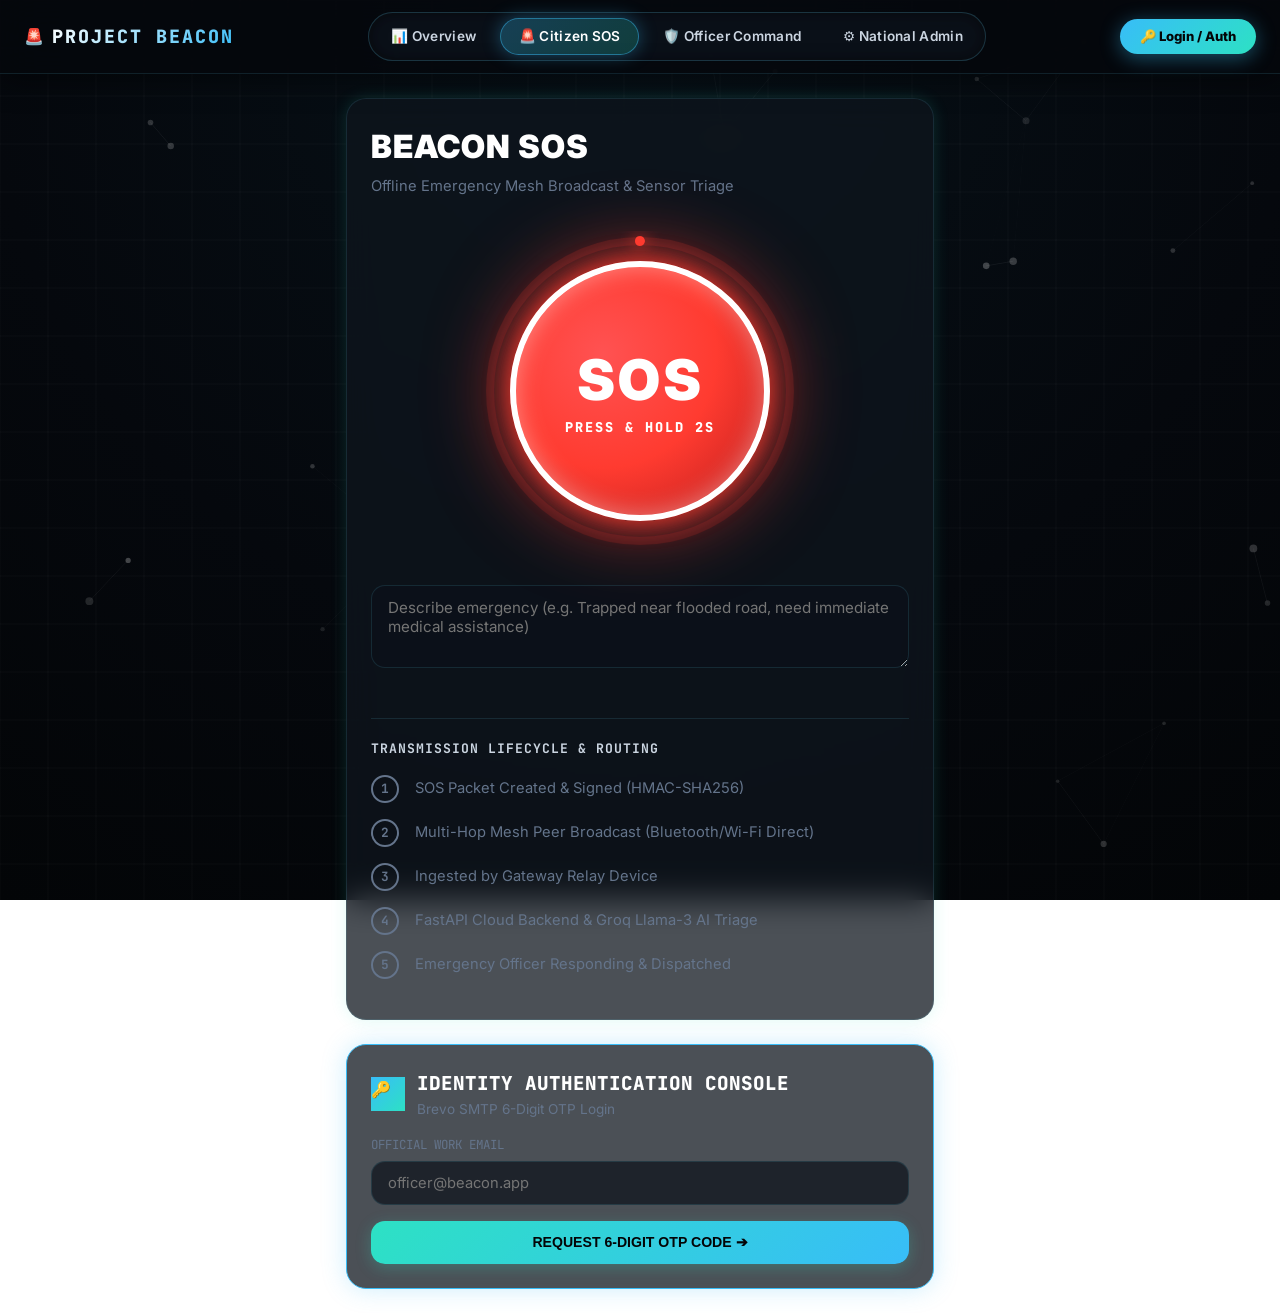
<file: frontend/victim.html>
<!DOCTYPE html>
<html lang="en">
<head>
    <meta charset="UTF-8">
    <meta name="viewport" content="width=device-width, initial-scale=1.0">
    <title>Project Beacon | Citizen Emergency SOS Portal</title>
    <link href="https://fonts.googleapis.com/css2?family=Inter:wght@300;400;500;600;700;800&family=JetBrains+Mono:ital,wght@0,400;0,700;1,400&display=swap" rel="stylesheet">
    <link rel="icon" href="data:image/svg+xml,<svg xmlns='http://www.w3.org/2000/svg' viewBox='0 0 100 100'><text y='.9em' font-size='90'>🚨</text></svg>">
    <link rel="stylesheet" href="css/index.css?v=3.0">
    <style>
        .timeline-step {
            display: flex;
            align-items: center;
            gap: 1rem;
            margin-bottom: 1rem;
            font-size: 0.92rem;
            color: var(--text-muted);
            transition: color 0.3s ease;
        }
        .timeline-step.active {
            color: var(--color-cyan);
            font-weight: 600;
        }
        .timeline-step.completed {
            color: var(--color-green);
            font-weight: 600;
        }
        .step-icon {
            width: 28px;
            height: 28px;
            border-radius: 50%;
            border: 2px solid currentColor;
            display: flex;
            align-items: center;
            justify-content: center;
            font-family: var(--font-mono);
            font-size: 0.8rem;
            font-weight: 700;
        }
        .cancel-box {
            background: rgba(255, 59, 48, 0.12);
            border: 1px solid var(--color-red);
            border-radius: var(--radius-md);
            padding: 1.25rem;
            margin: 1.5rem 0;
            display: none;
            text-align: center;
        }
    </style>
</head>
<body>

    <!-- Enterprise Top Navigation Bar with Fancy Glassmorphic Pill Tabs -->
    <nav class="beacon-navbar">
        <a href="landing.html" class="beacon-brand">
            <div class="beacon-logo-icon">🚨</div>
            <span class="beacon-brand-name">PROJECT BEACON</span>
        </a>

        <div class="beacon-nav-links">
            <a href="landing.html" class="beacon-nav-item">📊 Overview</a>
            <a href="victim.html" class="beacon-nav-item active">🚨 Citizen SOS</a>
            <a href="officer.html" class="beacon-nav-item">🛡️ Officer Command</a>
            <a href="admin.html" class="beacon-nav-item">⚙️ National Admin</a>
        </div>

        <div>
            <a href="#authSection" id="navAuthBtn" class="btn-auth-blue" onclick="scrollToAuthSection()">
                🔑 Login / Auth
            </a>
        </div>
    </nav>

    <div class="app-container" style="max-width: 620px;">
        <div class="glass-panel text-center" style="position: relative; z-index: 10;">
            <h2 style="font-size: 2rem; font-weight: 900; color: var(--text-primary); margin-bottom: 0.25rem; letter-spacing: 1px;">
                BEACON SOS
            </h2>
            <p style="color: var(--text-muted); font-size: 0.92rem; margin-bottom: 1rem;">
                Offline Emergency Mesh Broadcast & Sensor Triage
            </p>

            <!-- MASSIVE GIANT GLOWING RED SOS BUTTON CONTAINER & LIVE SONAR RINGS -->
            <div class="sos-trigger-container">
                <div class="sos-button-wrapper">
                    <!-- Live Double Expanding Sonar Rings -->
                    <div class="sos-sonar-ring"></div>
                    <div class="sos-sonar-ring" style="animation-delay: 1.5s;"></div>

                    <!-- Circular Progress Ring SVG (320px x 320px) -->
                    <svg class="sos-progress-svg" viewBox="0 0 320 320">
                        <circle class="sos-progress-bg" cx="160" cy="160" r="150"></circle>
                        <circle id="sosProgressFill" class="sos-progress-fill" cx="160" cy="160" r="150"></circle>
                    </svg>

                    <!-- Giant 260px x 260px Red Glowing Breathing SOS Button -->
                    <button id="sosButton" onclick="triggerSos()" class="sos-primary-btn">
                        SOS
                        <span class="sos-btn-sub" style="font-size: 0.85rem !important; font-weight: 800 !important; letter-spacing: 2px !important; color: #ffffff !important; display: block !important; margin-top: 4px !important; font-family: var(--font-mono) !important;">PRESS & HOLD 2S</span>
                    </button>
                </div>
            </div>

            <!-- Emergency Payload Text Input -->
            <textarea id="payloadText" class="beacon-input" placeholder="Describe emergency (e.g. Trapped near flooded road, need immediate medical assistance)" rows="3" style="resize: vertical; margin-bottom: 1rem; font-size: 0.95rem;"></textarea>

            <!-- Cancel Countdown Overlay Box -->
            <div id="cancelBox" class="cancel-box">
                <p style="color: #ff6b6b; font-size: 0.95rem; font-weight: 600; margin-bottom: 0.5rem;">
                    🚨 Emergency Signal Initiated! Cancel window active: <span id="countdown" style="font-family: var(--font-mono); font-size: 1.2rem; font-weight: bold; color: #ffffff;">5</span>s
                </p>
                <button onclick="cancelSos()" class="btn-danger" style="padding: 0.6rem 1.25rem; font-size: 0.85rem;">
                    CANCEL EMERGENCY BROADCAST
                </button>
            </div>

            <!-- Transmission Lifecycle Tracker -->
            <div style="margin-top: 1.75rem; border-top: 1px solid var(--border-subtle); padding-top: 1.25rem; text-align: left;">
                <h4 style="color: var(--text-secondary); margin-bottom: 1rem; font-size: 0.82rem; font-family: var(--font-mono); letter-spacing: 1px; text-transform: uppercase;">
                    Transmission Lifecycle & Routing
                </h4>

                <div class="timeline-step" id="step1">
                    <div class="step-icon">1</div>
                    <span>SOS Packet Created & Signed (HMAC-SHA256)</span>
                </div>

                <div class="timeline-step" id="step2">
                    <div class="step-icon">2</div>
                    <span>Multi-Hop Mesh Peer Broadcast (Bluetooth/Wi-Fi Direct)</span>
                </div>

                <div class="timeline-step" id="step3">
                    <div class="step-icon">3</div>
                    <span>Ingested by Gateway Relay Device</span>
                </div>

                <div class="timeline-step" id="step4">
                    <div class="step-icon">4</div>
                    <span>FastAPI Cloud Backend & Groq Llama-3 AI Triage</span>
                </div>

                <div class="timeline-step" id="step5">
                    <div class="step-icon">5</div>
                    <span>Emergency Officer Responding & Dispatched</span>
                </div>
            </div>
        </div>

        <!-- Dedicated Bottom Authentication Console -->
        <div id="authSection" class="glass-panel" style="margin-top: 1.5rem; border-color: var(--color-cyan); box-shadow: var(--glow-medium);">
            <div style="display: flex; align-items: center; gap: 0.75rem; margin-bottom: 1rem;">
                <div class="beacon-logo-icon" style="width: 34px; height: 34px; font-size: 1rem; background: linear-gradient(135deg, var(--color-cyan), var(--color-green));">🔑</div>
                <div>
                    <h3 style="font-size: 1.2rem; font-weight: 800; font-family: var(--font-mono); color: var(--text-primary); margin: 0;">
                        IDENTITY AUTHENTICATION CONSOLE
                    </h3>
                    <p style="color: var(--text-muted); font-size: 0.85rem; margin-top: 2px;">
                        Brevo SMTP 6-Digit OTP Login
                    </p>
                </div>
            </div>

            <!-- STEP 1: Email Form -->
            <div id="authBottomStepEmail" style="max-width: 540px;">
                <div style="margin-bottom: 1rem;">
                    <label style="display: block; font-size: 0.78rem; font-family: var(--font-mono); color: var(--text-muted); margin-bottom: 0.4rem; text-transform: uppercase;">
                        OFFICIAL WORK EMAIL
                    </label>
                    <input type="email" id="authBottomEmailInput" class="beacon-input" placeholder="officer@beacon.app" />
                </div>

                <button id="btnBottomSendOtp" onclick="handleBottomSendOtp()" class="btn-primary" style="padding: 0.85rem 1.5rem; width: 100%;">
                    REQUEST 6-DIGIT OTP CODE ➔
                </button>
                <div id="authBottomEmailMsg" style="font-size: 0.82rem; text-align: center; margin-top: 0.85rem; color: var(--color-cyan); display: none;"></div>
            </div>

            <!-- STEP 2: 6-Digit OTP Grid -->
            <div id="authBottomStepOtp" style="max-width: 540px; display: none;">
                <p style="color: var(--text-secondary); font-size: 0.88rem; margin-bottom: 0.5rem;">
                    Enter 6-digit verification code sent to <strong id="authBottomTargetEmail" style="color: var(--color-cyan);"></strong>.
                </p>
                <p style="font-family: var(--font-mono); font-size: 0.78rem; color: var(--color-orange); margin-bottom: 1rem;">
                    ⏱️ CODE EXPIRES IN: <span id="authBottomTimer">05:00</span>
                </p>

                <div class="otp-box-grid">
                    <input type="text" maxlength="1" class="otp-digit-input-bottom" data-index="0" />
                    <input type="text" maxlength="1" class="otp-digit-input-bottom" data-index="1" />
                    <input type="text" maxlength="1" class="otp-digit-input-bottom" data-index="2" />
                    <input type="text" maxlength="1" class="otp-digit-input-bottom" data-index="3" />
                    <input type="text" maxlength="1" class="otp-digit-input-bottom" data-index="4" />
                    <input type="text" maxlength="1" class="otp-digit-input-bottom" data-index="5" />
                </div>

                <button id="btnBottomVerifyOtp" onclick="handleBottomVerifyOtp()" class="btn-primary" style="padding: 0.85rem 1.5rem; width: 100%;">
                    VERIFY & AUTHENTICATE ➔
                </button>
                <div id="authBottomOtpMsg" style="font-size: 0.82rem; text-align: center; margin-top: 0.85rem; color: var(--color-red); display: none;"></div>
            </div>
        </div>
    </div>

    <script src="js/mesh-bg.js?v=3.0"></script>
    <script src="js/auth-modal.js?v=3.0"></script>
    <script src="js/victim.js?v=3.0"></script>
</body>
</html>
</file>
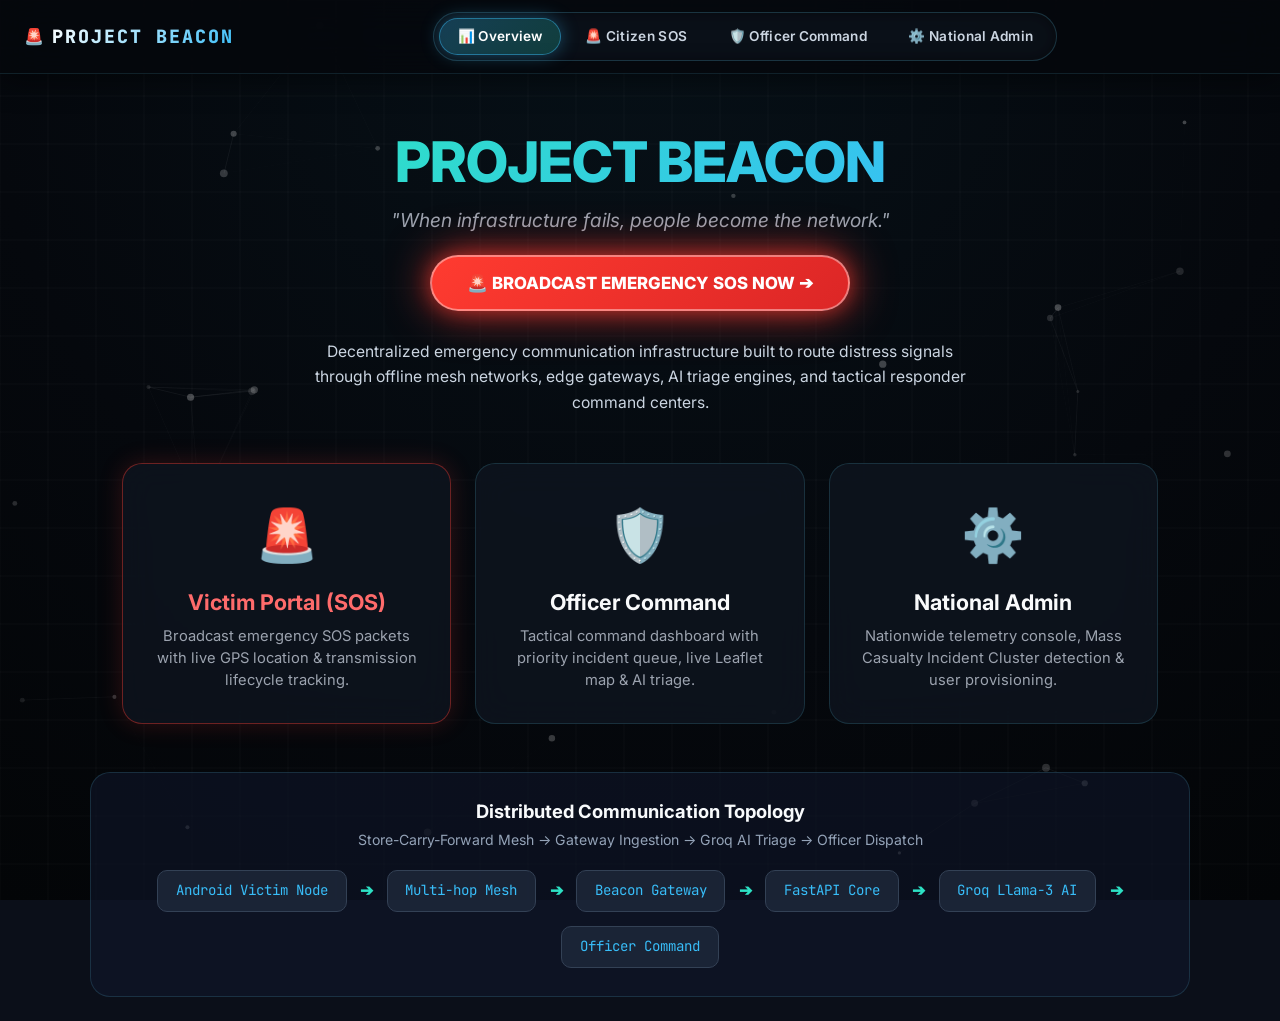
<file: static/landing.html>
<!DOCTYPE html>
<html lang="en">
<head>
    <meta charset="UTF-8">
    <meta name="viewport" content="width=device-width, initial-scale=1.0">
    <title>Project Beacon | Emergency Communication Fabric</title>
    <link href="https://fonts.googleapis.com/css2?family=Inter:wght@300;400;500;600;700&family=JetBrains+Mono:wght@400;700&display=swap" rel="stylesheet">
    <link rel="icon" href="data:image/svg+xml,<svg xmlns='http://www.w3.org/2000/svg' viewBox='0 0 100 100'><text y='.9em' font-size='90'>🚨</text></svg>">
    <link rel="stylesheet" href="/static/css/index.css?v=3.0">
    <style>
        body { font-family: 'Inter', sans-serif; background-color: #0b0f19; color: #f3f4f6; margin: 0; padding: 0; min-height: 100vh; display: flex; flex-direction: column; }
        .hero { text-align: center; padding: 3.5rem 1rem 1.5rem; max-width: 880px; margin: 0 auto; position: relative; z-index: 1; }
        .hero h1 { font-size: 3.5rem; font-weight: 800; background: linear-gradient(135deg, #2de1c4 0%, #38bdf8 100%); -webkit-background-clip: text; -webkit-text-fill-color: transparent; margin-bottom: 0.75rem; letter-spacing: -1px; }
        .tagline { font-size: 1.2rem; color: #9ca3af; font-style: italic; margin-bottom: 1.25rem; }
        
        .portal-grid { display: grid; grid-template-columns: repeat(auto-fit, minmax(280px, 1fr)); gap: 1.5rem; max-width: 1100px; margin: 0 auto; padding: 1.5rem 2rem; width: 90%; position: relative; z-index: 1; }
        
        .portal-card { background: rgba(15, 22, 32, 0.75); border: 1px solid rgba(100, 220, 255, 0.15); backdrop-filter: blur(16px); border-radius: 20px; padding: 2rem; text-decoration: none; color: inherit; transition: all 0.3s cubic-bezier(0.16, 1, 0.3, 1); display: flex; flex-direction: column; align-items: center; text-align: center; }
        .portal-card:hover { transform: translateY(-6px); border-color: #38bdf8; box-shadow: 0 12px 35px rgba(56, 189, 248, 0.2); }
        .portal-icon { font-size: 3.2rem; margin-bottom: 0.85rem; }
        .portal-title { font-size: 1.35rem; font-weight: 700; color: #f9fafb; margin-bottom: 0.4rem; }
        .portal-desc { font-size: 0.92rem; color: #9ca3af; line-height: 1.5; }
        
        .tech-money-shot { max-width: 1100px; margin: 1.5rem auto; padding: 1.75rem 2rem; background: rgba(15, 23, 42, 0.6); border: 1px solid rgba(100, 220, 255, 0.15); border-radius: 20px; width: 90%; text-align: center; position: relative; z-index: 1; }
        .flow-diagram { display: flex; flex-wrap: wrap; justify-content: center; align-items: center; gap: 0.85rem; margin-top: 1.25rem; font-family: 'JetBrains Mono', monospace; }
        .flow-node { background: rgba(30, 41, 59, 0.8); padding: 0.6rem 1.1rem; border-radius: 10px; border: 1px solid #334155; font-size: 0.88rem; color: #38bdf8; }
        .flow-arrow { color: #2de1c4; font-weight: bold; }
    </style>
    <link rel="stylesheet" href="/static/css/polish.css">
</head>
<body>

    <!-- Enterprise Top Navigation Bar with Fancy Glassmorphic Pill Tabs -->
    <nav class="beacon-navbar">
        <a href="landing.html" class="beacon-brand">
            <div class="beacon-logo-icon">🚨</div>
            <span class="beacon-brand-name">PROJECT BEACON</span>
        </a>

        <div class="beacon-nav-links">
            <a href="landing.html" class="beacon-nav-item active">📊 Overview</a>
            <a href="victim.html" class="beacon-nav-item">🚨 Citizen SOS</a>
            <a href="officer.html" class="beacon-nav-item">🛡️ Officer Command</a>
            <a href="admin.html" class="beacon-nav-item">⚙️ National Admin</a>
        </div>

        <div>

        </div>
    </nav>

    <div class="hero">
        <h1>PROJECT BEACON</h1>
        <div class="tagline">"When infrastructure fails, people become the network."</div>

        <!-- Prominent Red Glowing Emergency SOS Shortcut Button -->
        <div style="margin: 1.25rem 0 1.75rem;">
            <a href="victim.html" class="btn-danger" style="padding: 0.85rem 2.2rem; font-size: 1.05rem; font-weight: 800; border-radius: 9999px; text-decoration: none; display: inline-flex; align-items: center; gap: 0.6rem; box-shadow: 0 0 45px rgba(255, 59, 48, 0.7), 0 0 20px rgba(255, 59, 48, 0.5); border: 2px solid rgba(255,255,255,0.4);">
                🚨 BROADCAST EMERGENCY SOS NOW ➔
            </a>
        </div>

        <p style="color: #cbd5e1; max-width: 680px; margin: 0 auto; line-height: 1.6; font-size: 0.98rem;">
            Decentralized emergency communication infrastructure built to route distress signals through offline mesh networks, edge gateways, AI triage engines, and tactical responder command centers.
        </p>
    </div>

    <div class="portal-grid">
        <a href="victim.html" class="portal-card" style="border-color: rgba(255,59,48,0.4); box-shadow: 0 0 25px rgba(255,59,48,0.18);">
            <div class="portal-icon">🚨</div>
            <div class="portal-title" style="color: #ff6b6b;">Victim Portal (SOS)</div>
            <div class="portal-desc">Broadcast emergency SOS packets with live GPS location & transmission lifecycle tracking.</div>
        </a>

        <a href="officer.html" class="portal-card">
            <div class="portal-icon">🛡️</div>
            <div class="portal-title">Officer Command</div>
            <div class="portal-desc">Tactical command dashboard with priority incident queue, live Leaflet map & AI triage.</div>
        </a>

        <a href="admin.html" class="portal-card">
            <div class="portal-icon">⚙️</div>
            <div class="portal-title">National Admin</div>
            <div class="portal-desc">Nationwide telemetry console, Mass Casualty Incident Cluster detection & user provisioning.</div>
        </a>
    </div>

    <div class="tech-money-shot">
        <h3 style="color: #f8fafc; margin-bottom: 0.4rem; font-size: 1.15rem;">Distributed Communication Topology</h3>
        <p style="color: #94a3b8; font-size: 0.88rem;">Store-Carry-Forward Mesh → Gateway Ingestion → Groq AI Triage → Officer Dispatch</p>
        <div class="flow-diagram">
            <div class="flow-node">Android Victim Node</div>
            <div class="flow-arrow">➔</div>
            <div class="flow-node">Multi-hop Mesh</div>
            <div class="flow-arrow">➔</div>
            <div class="flow-node">Beacon Gateway</div>
            <div class="flow-arrow">➔</div>
            <div class="flow-node">FastAPI Core</div>
            <div class="flow-arrow">➔</div>
            <div class="flow-node">Groq Llama-3 AI</div>
            <div class="flow-arrow">➔</div>
            <div class="flow-node">Officer Command</div>
        </div>
    </div>

    <script src="/static/js/mesh-bg.js?v=3.0"></script>
</body>
</html>
</file>
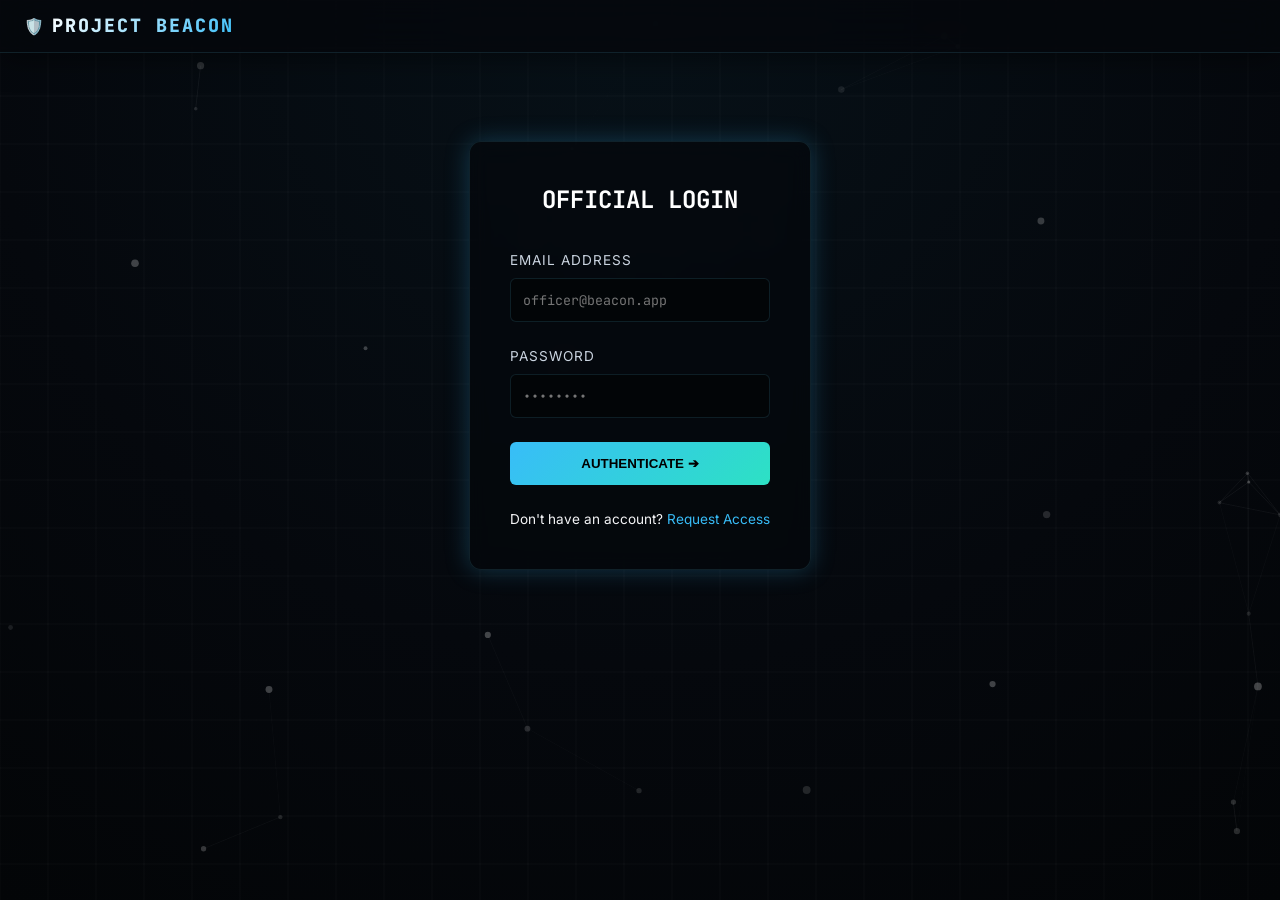
<file: static/login.html>
<!DOCTYPE html>
<html lang="en">
<head>
    <meta charset="UTF-8">
    <meta name="viewport" content="width=device-width, initial-scale=1.0">
    <title>Project Beacon | Secure Login</title>
    <link href="https://fonts.googleapis.com/css2?family=Inter:wght@300;400;500;600;700&family=JetBrains+Mono:wght@400;700&display=swap" rel="stylesheet">
    <link rel="icon" href="data:image/svg+xml,<svg xmlns='http://www.w3.org/2000/svg' viewBox='0 0 100 100'><text y='.9em' font-size='90'>🔑</text></svg>">
    <link rel="stylesheet" href="/static/css/index.css?v=3.0">
    <style>
        body { font-family: 'Inter', sans-serif; background-color: #0b0f19; color: #f3f4f6; margin: 0; padding: 0; min-height: 100vh; display: flex; flex-direction: column; }
        .auth-container { max-width: 400px; margin: 4rem auto; background: rgba(5, 8, 12, 0.7); backdrop-filter: blur(10px); padding: 2.5rem; border-radius: 12px; border: 1px solid var(--border-subtle); box-shadow: var(--glow-medium); }
        .auth-container h2 { text-align: center; color: var(--text-primary); font-family: var(--font-mono); margin-bottom: 2rem; }
        .auth-form-group { margin-bottom: 1.5rem; }
        .auth-form-group label { display: block; margin-bottom: 0.5rem; font-size: 0.85rem; color: var(--text-secondary); text-transform: uppercase; letter-spacing: 1px; }
        .auth-form-group input { width: 100%; box-sizing: border-box; padding: 0.75rem; background: rgba(0, 0, 0, 0.4); border: 1px solid var(--border-subtle); border-radius: 6px; color: var(--text-primary); font-family: var(--font-mono); }
        .auth-form-group input:focus { outline: none; border-color: var(--color-cyan); box-shadow: 0 0 0 2px rgba(45, 225, 196, 0.2); }
        .auth-btn { width: 100%; padding: 0.85rem; background: linear-gradient(135deg, var(--color-cyan), var(--color-green)); border: none; border-radius: 6px; color: #000; font-weight: 700; cursor: pointer; transition: opacity 0.2s; }
        .auth-btn:hover { opacity: 0.9; }
        .auth-link { text-align: center; margin-top: 1.5rem; font-size: 0.85rem; }
        .auth-link a { color: var(--color-cyan); text-decoration: none; }
        .auth-link a:hover { text-decoration: underline; }
        #loginMsg { margin-top: 1rem; text-align: center; font-size: 0.85rem; }
        .error { color: var(--color-red); }
        .success { color: var(--color-green); }
    </style>
</head>
<body>
    <nav class="beacon-navbar">
        <a href="landing.html" class="beacon-brand">
            <div class="beacon-logo-icon">🛡️</div>
            <span class="beacon-brand-name">PROJECT BEACON</span>
        </a>
    </nav>

    <div class="app-container" style="flex: 1;">
        <div class="auth-container">
            <h2>OFFICIAL LOGIN</h2>
            <div class="auth-form-group">
                <label>Email Address</label>
                <input type="email" id="loginEmail" placeholder="officer@beacon.app" required>
            </div>
            <div class="auth-form-group">
                <label>Password</label>
                <input type="password" id="loginPassword" placeholder="••••••••" required>
            </div>
            <button class="auth-btn" onclick="handleLogin()">AUTHENTICATE ➔</button>
            <div id="loginMsg"></div>
            
            <div class="auth-link">
                Don't have an account? <a href="signup.html">Request Access</a>
            </div>
        </div>
    </div>

    <script src="/static/js/mesh-bg.js?v=3.0"></script>
    <script>
        async function handleLogin() {
            const email = document.getElementById('loginEmail').value;
            const password = document.getElementById('loginPassword').value;
            const msgDiv = document.getElementById('loginMsg');
            
            if (!email || !password) {
                msgDiv.className = 'error';
                msgDiv.innerText = 'Email and password are required.';
                return;
            }
            
            try {
                const res = await fetch('/api/v1/auth/login', {
                    method: 'POST',
                    headers: { 'Content-Type': 'application/json' },
                    body: JSON.stringify({ email, password })
                });
                
                const data = await res.json();
                
                if (res.ok) {
                    msgDiv.className = 'success';
                    msgDiv.innerText = 'Authentication successful. Redirecting...';
                    localStorage.setItem('beacon_token', data.access_token);
                    
                    // Route based on role
                    setTimeout(() => {
                        if (data.user.role === 'ADMIN') window.location.href = 'admin.html';
                        else if (data.user.role === 'OFFICER') window.location.href = 'officer.html';
                        else window.location.href = 'victim.html';
                    }, 1000);
                } else {
                    msgDiv.className = 'error';
                    msgDiv.innerText = data.detail || 'Login failed.';
                }
            } catch (err) {
                msgDiv.className = 'error';
                msgDiv.innerText = 'Network error occurred.';
            }
        }
    </script>
</body>
</html>
</file>
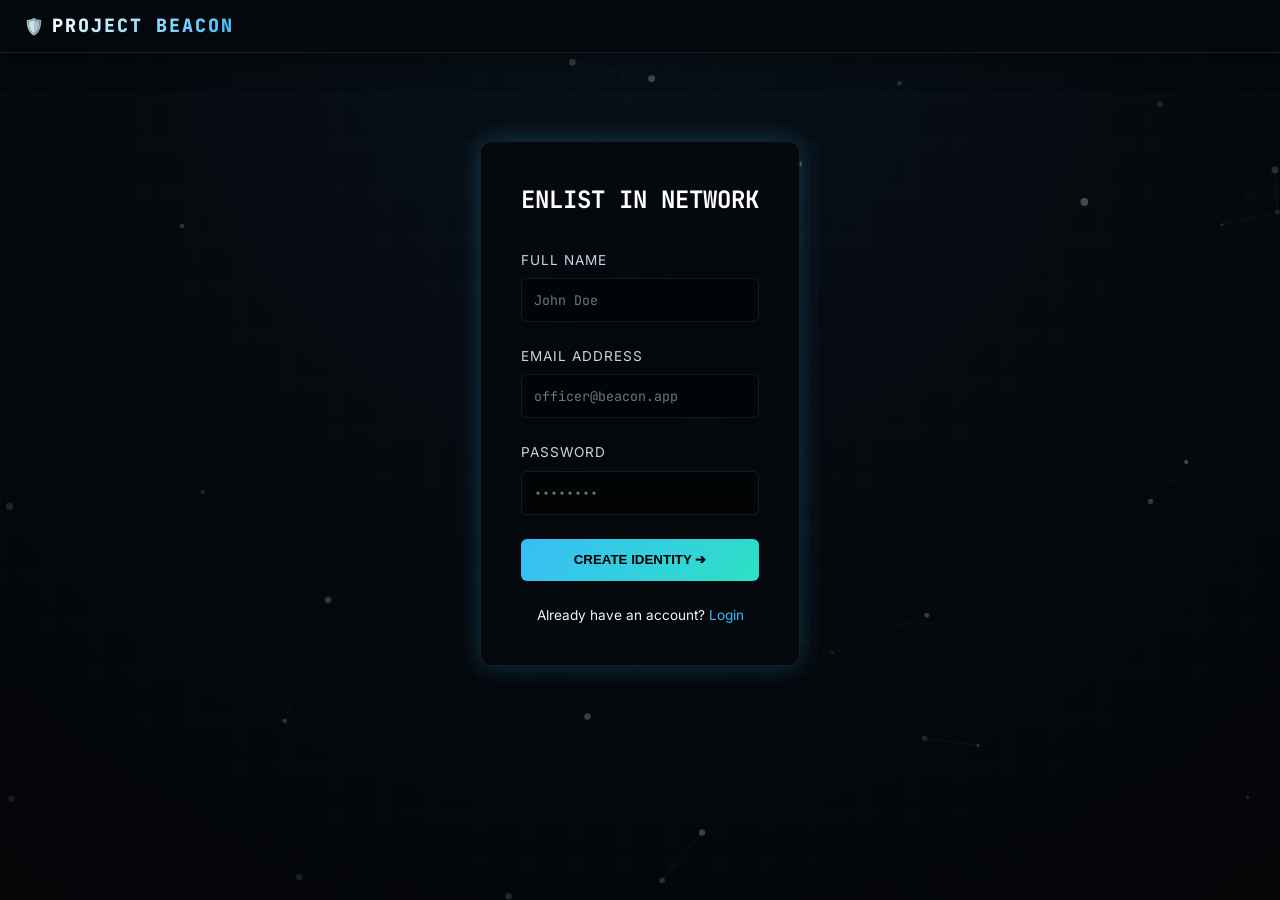
<file: static/signup.html>
<!DOCTYPE html>
<html lang="en">
<head>
    <meta charset="UTF-8">
    <meta name="viewport" content="width=device-width, initial-scale=1.0">
    <title>Project Beacon | Enlist</title>
    <link href="https://fonts.googleapis.com/css2?family=Inter:wght@300;400;500;600;700&family=JetBrains+Mono:wght@400;700&display=swap" rel="stylesheet">
    <link rel="icon" href="data:image/svg+xml,<svg xmlns='http://www.w3.org/2000/svg' viewBox='0 0 100 100'><text y='.9em' font-size='90'>🛡️</text></svg>">
    <link rel="stylesheet" href="/static/css/index.css?v=3.0">
    <style>
        body { font-family: 'Inter', sans-serif; background-color: #0b0f19; color: #f3f4f6; margin: 0; padding: 0; min-height: 100vh; display: flex; flex-direction: column; }
        .auth-container { max-width: 400px; margin: 4rem auto; background: rgba(5, 8, 12, 0.7); backdrop-filter: blur(10px); padding: 2.5rem; border-radius: 12px; border: 1px solid var(--border-subtle); box-shadow: var(--glow-medium); }
        .auth-container h2 { text-align: center; color: var(--text-primary); font-family: var(--font-mono); margin-bottom: 2rem; }
        .auth-form-group { margin-bottom: 1.5rem; }
        .auth-form-group label { display: block; margin-bottom: 0.5rem; font-size: 0.85rem; color: var(--text-secondary); text-transform: uppercase; letter-spacing: 1px; }
        .auth-form-group input { width: 100%; box-sizing: border-box; padding: 0.75rem; background: rgba(0, 0, 0, 0.4); border: 1px solid var(--border-subtle); border-radius: 6px; color: var(--text-primary); font-family: var(--font-mono); }
        .auth-form-group input:focus { outline: none; border-color: var(--color-cyan); box-shadow: 0 0 0 2px rgba(45, 225, 196, 0.2); }
        .auth-btn { width: 100%; padding: 0.85rem; background: linear-gradient(135deg, var(--color-cyan), var(--color-green)); border: none; border-radius: 6px; color: #000; font-weight: 700; cursor: pointer; transition: opacity 0.2s; }
        .auth-btn:hover { opacity: 0.9; }
        .auth-link { text-align: center; margin-top: 1.5rem; font-size: 0.85rem; }
        .auth-link a { color: var(--color-cyan); text-decoration: none; }
        .auth-link a:hover { text-decoration: underline; }
        #signupMsg { margin-top: 1rem; text-align: center; font-size: 0.85rem; }
        .error { color: var(--color-red); }
        .success { color: var(--color-green); }
    </style>
</head>
<body>
    <nav class="beacon-navbar">
        <a href="landing.html" class="beacon-brand">
            <div class="beacon-logo-icon">🛡️</div>
            <span class="beacon-brand-name">PROJECT BEACON</span>
        </a>
    </nav>

    <div class="app-container" style="flex: 1;">
        <div class="auth-container">
            <h2>ENLIST IN NETWORK</h2>
            <div class="auth-form-group">
                <label>Full Name</label>
                <input type="text" id="signupName" placeholder="John Doe" required>
            </div>
            <div class="auth-form-group">
                <label>Email Address</label>
                <input type="email" id="signupEmail" placeholder="officer@beacon.app" required>
            </div>
            <div class="auth-form-group">
                <label>Password</label>
                <input type="password" id="signupPassword" placeholder="••••••••" required>
            </div>
            <button class="auth-btn" onclick="handleSignup()">CREATE IDENTITY ➔</button>
            <div id="signupMsg"></div>
            
            <div class="auth-link">
                Already have an account? <a href="login.html">Login</a>
            </div>
        </div>
    </div>

    <script src="/static/js/mesh-bg.js?v=3.0"></script>
    <script>
        async function handleSignup() {
            const name = document.getElementById('signupName').value;
            const email = document.getElementById('signupEmail').value;
            const password = document.getElementById('signupPassword').value;
            const msgDiv = document.getElementById('signupMsg');
            
            if (!email || !password || !name) {
                msgDiv.className = 'error';
                msgDiv.innerText = 'All fields are required.';
                return;
            }
            
            try {
                const res = await fetch('/api/v1/auth/signup', {
                    method: 'POST',
                    headers: { 'Content-Type': 'application/json' },
                    body: JSON.stringify({ email, password, name })
                });
                
                const data = await res.json();
                
                if (res.ok) {
                    msgDiv.className = 'success';
                    msgDiv.innerText = 'Account created! Redirecting...';
                    localStorage.setItem('beacon_token', data.access_token);
                    
                    setTimeout(() => {
                        window.location.href = 'victim.html';
                    }, 1000);
                } else {
                    msgDiv.className = 'error';
                    msgDiv.innerText = data.detail || 'Signup failed.';
                }
            } catch (err) {
                msgDiv.className = 'error';
                msgDiv.innerText = 'Network error occurred.';
            }
        }
    </script>
</body>
</html>
</file>
<file: frontend/css/index.css>
/* ==========================================================================
   PROJECT BEACON — Enterprise Design System & Interactive Theme Engine
   Features: Particle Splatter & Shockwave Energy Transition Engine,
   Glassmorphic Nav Pills, De-cluttered Layout System, 8pt Spacing,
   Intense Vector Grid Glow, Physical SOS Reactivity.
   ========================================================================== */

@import url('https://fonts.googleapis.com/css2?family=Inter:wght@300;400;500;600;700;800&family=JetBrains+Mono:ital,wght@0,400;0,600;0,700;1,400&display=swap');

:root {
  /* 8pt Spacing System Tokens */
  --space-micro: 4px;
  --space-gap: 8px;
  --space-padding-sm: 12px;
  --space-padding: 16px;
  --space-section: 24px;
  --space-major: 32px;
  --space-hero: 48px;

  /* 3 Visual Layers */
  --bg-gradient-top: #071118;
  --bg-gradient-center: #05080d;
  --bg-gradient-bottom: #030507;
  
  --surface-base: rgba(15, 22, 30, 0.75);
  --surface-hover: rgba(22, 32, 45, 0.85);
  --surface-active: rgba(30, 44, 62, 0.9);
  --surface-input: rgba(12, 18, 26, 0.7);

  /* Borders & Dividers */
  --border-subtle: rgba(100, 220, 255, 0.12);
  --border-active: rgba(0, 255, 200, 0.35);

  /* Colors */
  --color-cyan: #38bdf8;
  --color-green: #2de1c4;
  --color-orange: #f59e0b;
  --color-red: #ff3b30;
  --color-red-dark: #dc2626;
  --text-primary: #ffffff;
  --text-secondary: #cbd5e1;
  --text-muted: #64748b;

  /* Glow Tokens */
  --glow-subtle: 0 0 16px rgba(45, 225, 196, 0.15);
  --glow-medium: 0 0 24px rgba(56, 189, 248, 0.25);
  --glow-strong: 0 0 60px rgba(255, 59, 48, 0.6);

  /* Easing */
  --ease-micro: 120ms cubic-bezier(0.4, 0, 0.2, 1);
  --ease-button: 180ms cubic-bezier(0.34, 1.56, 0.64, 1);
  --ease-card: 280ms cubic-bezier(0.16, 1, 0.3, 1);

  /* Radii */
  --radius-sm: 8px;
  --radius-md: 14px;
  --radius-lg: 20px;
  --radius-full: 9999px;
  
  --font-sans: 'Inter', system-ui, -apple-system, sans-serif;
  --font-mono: 'JetBrains Mono', monospace;
}

*, *::before, *::after {
  box-sizing: border-box;
  margin: 0;
  padding: 0;
}

html {
  scroll-behavior: smooth;
}

body {
  font-family: var(--font-sans);
  background: radial-gradient(circle at 50% 0%, var(--bg-gradient-top) 0%, var(--bg-gradient-center) 60%, var(--bg-gradient-bottom) 100%);
  color: var(--text-primary);
  min-height: 100vh;
  line-height: 1.5;
  overflow-x: hidden;
  background-attachment: fixed;
}

/* Faint Tactical Canvas Background */
#meshBgCanvas {
  position: fixed;
  top: 0; left: 0; width: 100vw; height: 100vh;
  pointer-events: none;
  z-index: 0;
  opacity: 0.85;
}

/* PARTICLE SPLATTER TRANSITION CANVAS OVERLAY */
#splatterCanvas {
  position: fixed;
  top: 0;
  left: 0;
  width: 100vw;
  height: 100vh;
  pointer-events: none;
  z-index: 999999;
}

/* FANCY GLASSMOPHIC TOP NAVIGATION BAR & PILL TABS */
.beacon-navbar {
  position: sticky;
  top: 0;
  z-index: 100;
  background: rgba(5, 8, 12, 0.85);
  backdrop-filter: blur(20px);
  -webkit-backdrop-filter: blur(20px);
  border-bottom: 1px solid var(--border-subtle);
  padding: 0.75rem var(--space-section);
  display: flex;
  justify-content: space-between;
  align-items: center;
  box-shadow: 0 4px 30px rgba(0, 0, 0, 0.5);
}

.beacon-brand {
  display: flex;
  align-items: center;
  gap: var(--space-gap);
  text-decoration: none;
}

.beacon-brand-name {
  font-family: var(--font-mono);
  font-size: 1.15rem;
  font-weight: 800;
  letter-spacing: 2px;
  background: linear-gradient(135deg, #ffffff 0%, var(--color-cyan) 100%);
  -webkit-background-clip: text;
  -webkit-text-fill-color: transparent;
}

/* Fancy Pill Container for Navigation Tabs */
.beacon-nav-links {
  display: flex;
  align-items: center;
  gap: 0.4rem;
  background: rgba(15, 22, 32, 0.65);
  padding: 5px;
  border-radius: var(--radius-full);
  border: 1px solid rgba(100, 220, 255, 0.18);
  box-shadow: inset 0 0 15px rgba(0, 0, 0, 0.4);
}

.beacon-nav-item {
  color: var(--text-secondary);
  text-decoration: none;
  font-size: 0.85rem;
  font-weight: 600;
  padding: 0.45rem 1.1rem;
  border-radius: var(--radius-full);
  transition: all 0.2s cubic-bezier(0.34, 1.56, 0.64, 1);
  display: flex;
  align-items: center;
  gap: 0.45rem;
  letter-spacing: 0.3px;
}

.beacon-nav-item:hover {
  color: var(--color-cyan);
  background: rgba(56, 189, 248, 0.12);
  transform: translateY(-1px);
}

.beacon-nav-item.active {
  color: #ffffff;
  background: linear-gradient(135deg, rgba(56, 189, 248, 0.28) 0%, rgba(45, 225, 196, 0.22) 100%);
  border: 1px solid rgba(56, 189, 248, 0.45);
  box-shadow: 0 0 18px rgba(56, 189, 248, 0.35);
}

/* Top Right Blue Auth Button */
.btn-auth-blue {
  background: linear-gradient(135deg, var(--color-cyan) 0%, var(--color-green) 100%) !important;
  color: var(--bg-gradient-bottom) !important;
  border: none !important;
  padding: 0.5rem 1.25rem !important;
  border-radius: var(--radius-full) !important;
  font-weight: 800 !important;
  font-size: 0.82rem !important;
  cursor: pointer !important;
  box-shadow: 0 4px 20px rgba(56, 189, 248, 0.4) !important;
  transition: transform var(--ease-button), box-shadow var(--ease-button) !important;
  display: inline-flex !important;
  align-items: center !important;
  justify-content: center !important;
  text-decoration: none !important;
}

.btn-auth-blue:hover {
  transform: translateY(-2px) !important;
  box-shadow: 0 8px 28px rgba(56, 189, 248, 0.6) !important;
}

/* Layout Containers */
.app-container {
  position: relative;
  z-index: 1;
  max-width: 1200px;
  margin: 0 auto;
  padding: var(--space-section) var(--space-padding);
}

/* De-cluttered Glassmorphic Panels */
.glass-panel {
  background: var(--surface-base);
  backdrop-filter: blur(16px);
  -webkit-backdrop-filter: blur(16px);
  border: 1px solid var(--border-subtle);
  border-radius: var(--radius-lg);
  padding: var(--space-section);
  box-shadow: var(--glow-subtle);
  transition: border-color var(--ease-card), box-shadow var(--ease-card), transform var(--ease-card);
}

/* MASSIVE GIANT GLOWING RED SOS BUTTON & LIVE SONAR RINGS */
.sos-trigger-container {
  display: flex;
  justify-content: center;
  align-items: center;
  margin: 1.5rem 0;
  position: relative;
}

.sos-button-wrapper {
  position: relative;
  width: 340px;
  height: 340px;
  display: flex;
  align-items: center;
  justify-content: center;
}

.sos-sonar-ring {
  position: absolute;
  top: 50%;
  left: 50%;
  transform: translate(-50%, -50%);
  width: 260px;
  height: 260px;
  border-radius: 50%;
  border: 2px solid rgba(255, 59, 48, 0.7);
  box-shadow: 0 0 25px rgba(255, 59, 48, 0.5);
  pointer-events: none;
  z-index: 1;
  animation: sonarPulse 3s cubic-bezier(0.215, 0.61, 0.355, 1) infinite;
}

.sos-sonar-ring:nth-child(2) {
  animation-delay: 1.5s;
}

@keyframes sonarPulse {
  0% {
    width: 260px;
    height: 260px;
    opacity: 0.9;
    border-color: rgba(255, 59, 48, 0.9);
  }
  50% {
    opacity: 0.5;
    border-color: rgba(255, 82, 82, 0.6);
  }
  100% {
    width: 400px;
    height: 400px;
    opacity: 0;
    border-color: rgba(255, 59, 48, 0);
  }
}

@keyframes sosBtnBreathingGlow {
  0% {
    box-shadow: 0 0 50px rgba(255, 59, 48, 0.75), 0 0 25px rgba(255, 59, 48, 0.5), inset 0 0 25px rgba(255, 255, 255, 0.4);
    transform: scale(1);
  }
  50% {
    box-shadow: 0 0 100px rgba(255, 59, 48, 1), 0 0 50px rgba(255, 59, 48, 0.8), inset 0 0 40px rgba(255, 255, 255, 0.7);
    transform: scale(1.04);
  }
  100% {
    box-shadow: 0 0 50px rgba(255, 59, 48, 0.75), 0 0 25px rgba(255, 59, 48, 0.5), inset 0 0 25px rgba(255, 255, 255, 0.4);
    transform: scale(1);
  }
}

.sos-primary-btn {
  width: 260px !important;
  height: 260px !important;
  border-radius: 50% !important;
  background: radial-gradient(circle at 35% 35%, #ff5252 0%, #ff3b30 50%, #b91c1c 100%) !important;
  border: 6px solid #ffffff !important;
  color: #ffffff !important;
  font-family: var(--font-sans) !important;
  font-size: 3.5rem !important;
  font-weight: 900 !important;
  letter-spacing: 3px !important;
  cursor: pointer !important;
  box-shadow: 0 0 80px rgba(255, 59, 48, 0.8), inset 0 0 25px rgba(255, 255, 255, 0.4) !important;
  display: flex !important;
  flex-direction: column !important;
  align-items: center !important;
  justify-content: center !important;
  user-select: none !important;
  -webkit-user-select: none !important;
  outline: none !important;
  z-index: 10 !important;
  position: relative !important;
  animation: sosBtnBreathingGlow 2.5s ease-in-out infinite !important;
  transition: transform 0.15s cubic-bezier(0.34, 1.56, 0.64, 1) !important;
}

.sos-primary-btn:active, .sos-primary-btn.holding {
  transform: scale(0.95) !important;
  box-shadow: 0 0 120px rgba(255, 59, 48, 1), inset 0 0 45px rgba(255, 255, 255, 0.8) !important;
}

.sos-progress-svg {
  position: absolute;
  top: 10px;
  left: 10px;
  width: 320px;
  height: 320px;
  transform: rotate(-90deg);
  pointer-events: none;
  z-index: 5;
}

.sos-progress-bg {
  fill: none;
  stroke: rgba(255, 59, 48, 0.15);
  stroke-width: 8;
}

.sos-progress-fill {
  fill: none;
  stroke: #ff3b30;
  stroke-width: 10;
  stroke-linecap: round;
  stroke-dasharray: 942;
  stroke-dashoffset: 942;
  transition: stroke-dashoffset 0.03s linear;
  filter: drop-shadow(0 0 8px #ff3b30);
}

/* Bottom Auth 6-Digit Grid */
.otp-box-grid {
  display: flex;
  gap: var(--space-gap);
  margin: 1rem 0;
}

.otp-digit-input-bottom {
  width: 48px;
  height: 56px;
  text-align: center;
  font-family: var(--font-mono);
  font-size: 1.5rem;
  font-weight: 800;
  background: var(--surface-input);
  border: 1px solid var(--border-subtle);
  border-radius: var(--radius-md);
  color: var(--color-cyan);
  outline: none;
  transition: border-color var(--ease-micro), box-shadow var(--ease-micro);
}

.otp-digit-input-bottom:focus {
  border-color: var(--color-green);
  box-shadow: 0 0 15px rgba(45, 225, 196, 0.3);
}

/* Inputs & Form Controls */
.beacon-input {
  width: 100%;
  background: var(--surface-input);
  border: 1px solid var(--border-subtle);
  border-radius: var(--radius-md);
  color: var(--text-primary);
  padding: var(--space-padding-sm) var(--space-padding);
  font-family: var(--font-sans);
  font-size: 0.92rem;
  outline: none;
  transition: border-color var(--ease-micro), box-shadow var(--ease-micro);
}

.beacon-input:focus {
  border-color: var(--color-cyan);
  box-shadow: 0 0 15px rgba(56, 189, 248, 0.2);
}

/* Buttons */
.btn-primary {
  background: linear-gradient(135deg, var(--color-green) 0%, var(--color-cyan) 100%);
  color: var(--bg-gradient-bottom);
  border: none;
  padding: var(--space-padding-sm) var(--space-padding);
  border-radius: var(--radius-md);
  font-weight: 700;
  font-size: 0.88rem;
  cursor: pointer;
  transition: transform var(--ease-button), box-shadow var(--ease-button);
  box-shadow: 0 4px 15px rgba(45, 225, 196, 0.25);
  display: inline-flex;
  align-items: center;
  justify-content: center;
  gap: var(--space-gap);
  text-decoration: none;
}

.btn-primary:hover {
  transform: translateY(-2px);
  box-shadow: 0 8px 25px rgba(45, 225, 196, 0.4);
}

.btn-danger {
  background: linear-gradient(135deg, var(--color-red) 0%, var(--color-red-dark) 100%);
  color: #ffffff;
  border: none;
  padding: var(--space-padding-sm) var(--space-padding);
  border-radius: var(--radius-md);
  font-weight: 700;
  font-size: 0.88rem;
  cursor: pointer;
  transition: transform var(--ease-button), box-shadow var(--ease-button);
  box-shadow: 0 4px 15px rgba(255, 59, 48, 0.35);
  display: inline-flex;
  align-items: center;
  justify-content: center;
  gap: var(--space-gap);
  text-decoration: none;
}

.btn-danger:hover {
  transform: translateY(-2px);
  box-shadow: 0 8px 25px rgba(255, 59, 48, 0.6);
}
</file>
<file: static/css/index.css>
/* ==========================================================================
   PROJECT BEACON — Enterprise Design System & Interactive Theme Engine
   Features: Particle Splatter & Shockwave Energy Transition Engine,
   Glassmorphic Nav Pills, De-cluttered Layout System, 8pt Spacing,
   Intense Vector Grid Glow, Physical SOS Reactivity.
   ========================================================================== */

@import url('https://fonts.googleapis.com/css2?family=Inter:wght@300;400;500;600;700;800&family=JetBrains+Mono:ital,wght@0,400;0,600;0,700;1,400&display=swap');

:root {
  /* 8pt Spacing System Tokens */
  --space-micro: 4px;
  --space-gap: 8px;
  --space-padding-sm: 12px;
  --space-padding: 16px;
  --space-section: 24px;
  --space-major: 32px;
  --space-hero: 48px;

  /* 3 Visual Layers */
  --bg-gradient-top: #071118;
  --bg-gradient-center: #05080d;
  --bg-gradient-bottom: #030507;
  
  --surface-base: rgba(15, 22, 30, 0.75);
  --surface-hover: rgba(22, 32, 45, 0.85);
  --surface-active: rgba(30, 44, 62, 0.9);
  --surface-input: rgba(12, 18, 26, 0.7);

  /* Borders & Dividers */
  --border-subtle: rgba(100, 220, 255, 0.12);
  --border-active: rgba(0, 255, 200, 0.35);

  /* Colors */
  --color-cyan: #38bdf8;
  --color-green: #2de1c4;
  --color-orange: #f59e0b;
  --color-red: #ff3b30;
  --color-red-dark: #dc2626;
  --text-primary: #ffffff;
  --text-secondary: #cbd5e1;
  --text-muted: #64748b;

  /* Glow Tokens */
  --glow-subtle: 0 0 16px rgba(45, 225, 196, 0.15);
  --glow-medium: 0 0 24px rgba(56, 189, 248, 0.25);
  --glow-strong: 0 0 60px rgba(255, 59, 48, 0.6);

  /* Easing */
  --ease-micro: 120ms cubic-bezier(0.4, 0, 0.2, 1);
  --ease-button: 180ms cubic-bezier(0.34, 1.56, 0.64, 1);
  --ease-card: 280ms cubic-bezier(0.16, 1, 0.3, 1);

  /* Radii */
  --radius-sm: 8px;
  --radius-md: 14px;
  --radius-lg: 20px;
  --radius-full: 9999px;
  
  --font-sans: 'Inter', system-ui, -apple-system, sans-serif;
  --font-mono: 'JetBrains Mono', monospace;
}

*, *::before, *::after {
  box-sizing: border-box;
  margin: 0;
  padding: 0;
}

html {
  scroll-behavior: smooth;
}

body {
  font-family: var(--font-sans);
  background: radial-gradient(circle at 50% 0%, var(--bg-gradient-top) 0%, var(--bg-gradient-center) 60%, var(--bg-gradient-bottom) 100%);
  color: var(--text-primary);
  min-height: 100vh;
  line-height: 1.5;
  overflow-x: hidden;
  background-attachment: fixed;
}

/* Faint Tactical Canvas Background */
#meshBgCanvas {
  position: fixed;
  top: 0; left: 0; width: 100vw; height: 100vh;
  pointer-events: none;
  z-index: 0;
  opacity: 0.85;
}

/* PARTICLE SPLATTER TRANSITION CANVAS OVERLAY */
#splatterCanvas {
  position: fixed;
  top: 0;
  left: 0;
  width: 100vw;
  height: 100vh;
  pointer-events: none;
  z-index: 999999;
}

/* FANCY GLASSMOPHIC TOP NAVIGATION BAR & PILL TABS */
.beacon-navbar {
  position: sticky;
  top: 0;
  z-index: 100;
  background: rgba(5, 8, 12, 0.85);
  backdrop-filter: blur(20px);
  -webkit-backdrop-filter: blur(20px);
  border-bottom: 1px solid var(--border-subtle);
  padding: 0.75rem var(--space-section);
  display: flex;
  justify-content: space-between;
  align-items: center;
  box-shadow: 0 4px 30px rgba(0, 0, 0, 0.5);
}

.beacon-brand {
  display: flex;
  align-items: center;
  gap: var(--space-gap);
  text-decoration: none;
}

.beacon-brand-name {
  font-family: var(--font-mono);
  font-size: 1.15rem;
  font-weight: 800;
  letter-spacing: 2px;
  background: linear-gradient(135deg, #ffffff 0%, var(--color-cyan) 100%);
  -webkit-background-clip: text;
  -webkit-text-fill-color: transparent;
}

/* Fancy Pill Container for Navigation Tabs */
.beacon-nav-links {
  display: flex;
  align-items: center;
  gap: 0.4rem;
  background: rgba(15, 22, 32, 0.65);
  padding: 5px;
  border-radius: var(--radius-full);
  border: 1px solid rgba(100, 220, 255, 0.18);
  box-shadow: inset 0 0 15px rgba(0, 0, 0, 0.4);
}

.beacon-nav-item {
  color: var(--text-secondary);
  text-decoration: none;
  font-size: 0.85rem;
  font-weight: 600;
  padding: 0.45rem 1.1rem;
  border-radius: var(--radius-full);
  transition: all 0.2s cubic-bezier(0.34, 1.56, 0.64, 1);
  display: flex;
  align-items: center;
  gap: 0.45rem;
  letter-spacing: 0.3px;
}

.beacon-nav-item:hover {
  color: var(--color-cyan);
  background: rgba(56, 189, 248, 0.12);
  transform: translateY(-1px);
}

.beacon-nav-item.active {
  color: #ffffff;
  background: linear-gradient(135deg, rgba(56, 189, 248, 0.28) 0%, rgba(45, 225, 196, 0.22) 100%);
  border: 1px solid rgba(56, 189, 248, 0.45);
  box-shadow: 0 0 18px rgba(56, 189, 248, 0.35);
}

/* Top Right Blue Auth Button */
.btn-auth-blue {
  background: linear-gradient(135deg, var(--color-cyan) 0%, var(--color-green) 100%) !important;
  color: var(--bg-gradient-bottom) !important;
  border: none !important;
  padding: 0.5rem 1.25rem !important;
  border-radius: var(--radius-full) !important;
  font-weight: 800 !important;
  font-size: 0.82rem !important;
  cursor: pointer !important;
  box-shadow: 0 4px 20px rgba(56, 189, 248, 0.4) !important;
  transition: transform var(--ease-button), box-shadow var(--ease-button) !important;
  display: inline-flex !important;
  align-items: center !important;
  justify-content: center !important;
  text-decoration: none !important;
}

.btn-auth-blue:hover {
  transform: translateY(-2px) !important;
  box-shadow: 0 8px 28px rgba(56, 189, 248, 0.6) !important;
}

/* Layout Containers */
.app-container {
  position: relative;
  z-index: 1;
  max-width: 1200px;
  margin: 0 auto;
  padding: var(--space-section) var(--space-padding);
}

/* De-cluttered Glassmorphic Panels */
.glass-panel {
  background: var(--surface-base);
  backdrop-filter: blur(16px);
  -webkit-backdrop-filter: blur(16px);
  border: 1px solid var(--border-subtle);
  border-radius: var(--radius-lg);
  padding: var(--space-section);
  box-shadow: var(--glow-subtle);
  transition: border-color var(--ease-card), box-shadow var(--ease-card), transform var(--ease-card);
}

/* MASSIVE GIANT GLOWING RED SOS BUTTON & LIVE SONAR RINGS */
.sos-trigger-container {
  display: flex;
  justify-content: center;
  align-items: center;
  margin: 1.5rem 0;
  position: relative;
}

.sos-button-wrapper {
  position: relative;
  width: 340px;
  height: 340px;
  display: flex;
  align-items: center;
  justify-content: center;
}

.sos-sonar-ring {
  position: absolute;
  top: 50%;
  left: 50%;
  transform: translate(-50%, -50%);
  width: 260px;
  height: 260px;
  border-radius: 50%;
  border: 2px solid rgba(255, 59, 48, 0.7);
  box-shadow: 0 0 25px rgba(255, 59, 48, 0.5);
  pointer-events: none;
  z-index: 1;
  animation: sonarPulse 3s cubic-bezier(0.215, 0.61, 0.355, 1) infinite;
}

.sos-sonar-ring:nth-child(2) {
  animation-delay: 1.5s;
}

@keyframes sonarPulse {
  0% {
    width: 260px;
    height: 260px;
    opacity: 0.9;
    border-color: rgba(255, 59, 48, 0.9);
  }
  50% {
    opacity: 0.5;
    border-color: rgba(255, 82, 82, 0.6);
  }
  100% {
    width: 400px;
    height: 400px;
    opacity: 0;
    border-color: rgba(255, 59, 48, 0);
  }
}

@keyframes sosBtnBreathingGlow {
  0% {
    box-shadow: 0 0 50px rgba(255, 59, 48, 0.75), 0 0 25px rgba(255, 59, 48, 0.5), inset 0 0 25px rgba(255, 255, 255, 0.4);
    transform: scale(1);
  }
  50% {
    box-shadow: 0 0 100px rgba(255, 59, 48, 1), 0 0 50px rgba(255, 59, 48, 0.8), inset 0 0 40px rgba(255, 255, 255, 0.7);
    transform: scale(1.04);
  }
  100% {
    box-shadow: 0 0 50px rgba(255, 59, 48, 0.75), 0 0 25px rgba(255, 59, 48, 0.5), inset 0 0 25px rgba(255, 255, 255, 0.4);
    transform: scale(1);
  }
}

.sos-primary-btn {
  width: 260px !important;
  height: 260px !important;
  border-radius: 50% !important;
  background: radial-gradient(circle at 35% 35%, #ff5252 0%, #ff3b30 50%, #b91c1c 100%) !important;
  border: 6px solid #ffffff !important;
  color: #ffffff !important;
  font-family: var(--font-sans) !important;
  font-size: 3.5rem !important;
  font-weight: 900 !important;
  letter-spacing: 3px !important;
  cursor: pointer !important;
  box-shadow: 0 0 80px rgba(255, 59, 48, 0.8), inset 0 0 25px rgba(255, 255, 255, 0.4) !important;
  display: flex !important;
  flex-direction: column !important;
  align-items: center !important;
  justify-content: center !important;
  user-select: none !important;
  -webkit-user-select: none !important;
  outline: none !important;
  z-index: 10 !important;
  position: relative !important;
  animation: sosBtnBreathingGlow 2.5s ease-in-out infinite !important;
  transition: transform 0.15s cubic-bezier(0.34, 1.56, 0.64, 1) !important;
}

.sos-primary-btn:active, .sos-primary-btn.holding {
  transform: scale(0.95) !important;
  box-shadow: 0 0 120px rgba(255, 59, 48, 1), inset 0 0 45px rgba(255, 255, 255, 0.8) !important;
}

.sos-progress-svg {
  position: absolute;
  top: 10px;
  left: 10px;
  width: 320px;
  height: 320px;
  transform: rotate(-90deg);
  pointer-events: none;
  z-index: 5;
}

.sos-progress-bg {
  fill: none;
  stroke: rgba(255, 59, 48, 0.15);
  stroke-width: 8;
}

.sos-progress-fill {
  fill: none;
  stroke: #ff3b30;
  stroke-width: 10;
  stroke-linecap: round;
  stroke-dasharray: 942;
  stroke-dashoffset: 942;
  transition: stroke-dashoffset 0.03s linear;
  filter: drop-shadow(0 0 8px #ff3b30);
}

/* Bottom Auth 6-Digit Grid */
.otp-box-grid {
  display: flex;
  gap: var(--space-gap);
  margin: 1rem 0;
}

.otp-digit-input-bottom {
  width: 48px;
  height: 56px;
  text-align: center;
  font-family: var(--font-mono);
  font-size: 1.5rem;
  font-weight: 800;
  background: var(--surface-input);
  border: 1px solid var(--border-subtle);
  border-radius: var(--radius-md);
  color: var(--color-cyan);
  outline: none;
  transition: border-color var(--ease-micro), box-shadow var(--ease-micro);
}

.otp-digit-input-bottom:focus {
  border-color: var(--color-green);
  box-shadow: 0 0 15px rgba(45, 225, 196, 0.3);
}

/* Inputs & Form Controls */
.beacon-input {
  width: 100%;
  background: var(--surface-input);
  border: 1px solid var(--border-subtle);
  border-radius: var(--radius-md);
  color: var(--text-primary);
  padding: var(--space-padding-sm) var(--space-padding);
  font-family: var(--font-sans);
  font-size: 0.92rem;
  outline: none;
  transition: border-color var(--ease-micro), box-shadow var(--ease-micro);
}

.beacon-input:focus {
  border-color: var(--color-cyan);
  box-shadow: 0 0 15px rgba(56, 189, 248, 0.2);
}

/* Buttons */
.btn-primary {
  background: linear-gradient(135deg, var(--color-green) 0%, var(--color-cyan) 100%);
  color: var(--bg-gradient-bottom);
  border: none;
  padding: var(--space-padding-sm) var(--space-padding);
  border-radius: var(--radius-md);
  font-weight: 700;
  font-size: 0.88rem;
  cursor: pointer;
  transition: transform var(--ease-button), box-shadow var(--ease-button);
  box-shadow: 0 4px 15px rgba(45, 225, 196, 0.25);
  display: inline-flex;
  align-items: center;
  justify-content: center;
  gap: var(--space-gap);
  text-decoration: none;
}

.btn-primary:hover {
  transform: translateY(-2px);
  box-shadow: 0 8px 25px rgba(45, 225, 196, 0.4);
}

.btn-danger {
  background: linear-gradient(135deg, var(--color-red) 0%, var(--color-red-dark) 100%);
  color: #ffffff;
  border: none;
  padding: var(--space-padding-sm) var(--space-padding);
  border-radius: var(--radius-md);
  font-weight: 700;
  font-size: 0.88rem;
  cursor: pointer;
  transition: transform var(--ease-button), box-shadow var(--ease-button);
  box-shadow: 0 4px 15px rgba(255, 59, 48, 0.35);
  display: inline-flex;
  align-items: center;
  justify-content: center;
  gap: var(--space-gap);
  text-decoration: none;
}

.btn-danger:hover {
  transform: translateY(-2px);
  box-shadow: 0 8px 25px rgba(255, 59, 48, 0.6);
}

/* Dispatch Buttons */
.btn-dispatch {
    padding: 0.5rem 1rem;
    font-size: 0.85rem;
    font-weight: 600;
    border-radius: 6px;
    border: 1px solid rgba(56, 189, 248, 0.4);
    background: rgba(56, 189, 248, 0.1);
    color: #38bdf8;
    cursor: pointer;
    transition: all 0.2s ease;
    text-transform: uppercase;
    letter-spacing: 0.5px;
}
.btn-dispatch:hover {
    background: rgba(56, 189, 248, 0.2);
    box-shadow: 0 0 10px rgba(56, 189, 248, 0.3);
}
.btn-dispatch.btn-resolve {
    border-color: rgba(34, 197, 94, 0.5);
    background: rgba(34, 197, 94, 0.15);
    color: #4ade80;
}
.btn-dispatch.btn-resolve:hover {
    background: rgba(34, 197, 94, 0.25);
    box-shadow: 0 0 10px rgba(34, 197, 94, 0.3);
}
</file>
<file: static/css/polish.css>
/* ============================================================
   PROJECT BEACON — Cosmetic Polish Pass
   Strictly additive. Revertible by removing link to this file.
   ============================================================ */

/* 1. Base Interactive Elements Transitions */
.nav-link,
.btn,
.portal-card,
.flow-node,
.input-field {
  transition: all 180ms cubic-bezier(0.4, 0, 0.2, 1);
}

/* 2. Interactive Element Focus Outlines */
a:focus-visible,
button:focus-visible,
input:focus-visible,
textarea:focus-visible,
select:focus-visible {
  outline: 2px solid var(--signal);
  outline-offset: 2px;
}

/* 3. Hover Lift and Affordances */
.btn:hover {
  transform: translateY(-2px);
  box-shadow: 0 4px 12px rgba(0, 0, 0, 0.35);
}

.flow-node:hover {
  transform: translateY(-2px);
}

/* 4. Normalise Cursor & Remove iOS Tap Flash */
a,
button,
select,
summary,
[role="button"],
input[type="submit"],
input[type="button"],
input[type="reset"] {
  cursor: pointer;
}

* {
  -webkit-tap-highlight-color: transparent;
}

/* 5. Typography Readability Tweaks */
h1, h2, h3, h4 {
  line-height: 1.15;
}

/* 6. Theme-Matched Scrollbar Styles */
html {
  scrollbar-width: thin;
  scrollbar-color: var(--bg-elevated) var(--bg-surface);
}

::-webkit-scrollbar {
  width: 6px;
  height: 6px;
}

::-webkit-scrollbar-track {
  background: var(--bg-surface);
}

::-webkit-scrollbar-thumb {
  background: var(--bg-elevated);
  border-radius: 3px;
}

::-webkit-scrollbar-thumb:hover {
  background: rgba(34, 211, 238, 0.25);
}

/* 7. Smooth Scroll Offset (for fixed nav menu protection) */
html {
  scroll-behavior: smooth;
  scroll-padding-top: 80px;
}

/* 8. Reduced Motion Media Query */
@media (prefers-reduced-motion: reduce) {
  *,
  *::before,
  *::after {
    animation-delay: -1ms !important;
    animation-duration: 1ms !important;
    animation-iteration-count: 1 !important;
    transition-duration: 0s !important;
    transition-delay: 0s !important;
    scroll-behavior: auto !important;
  }
}
</file>
